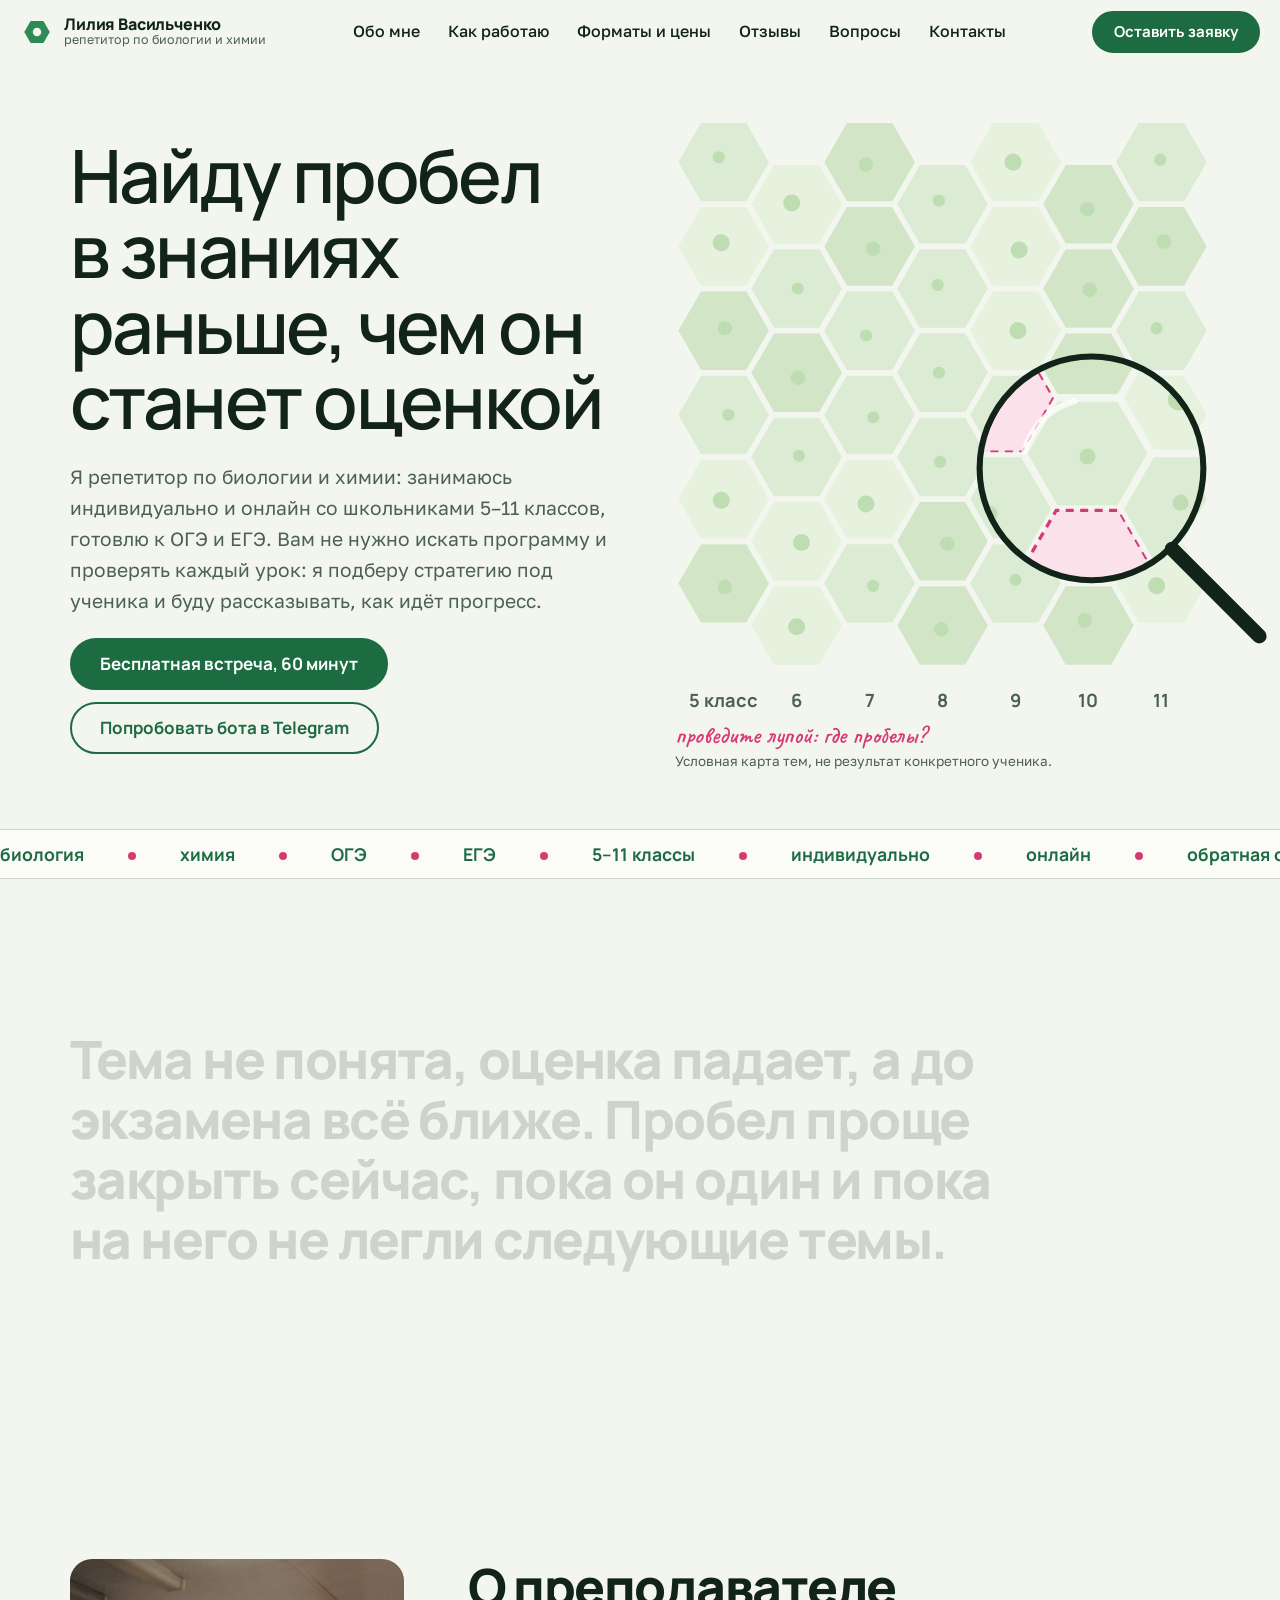
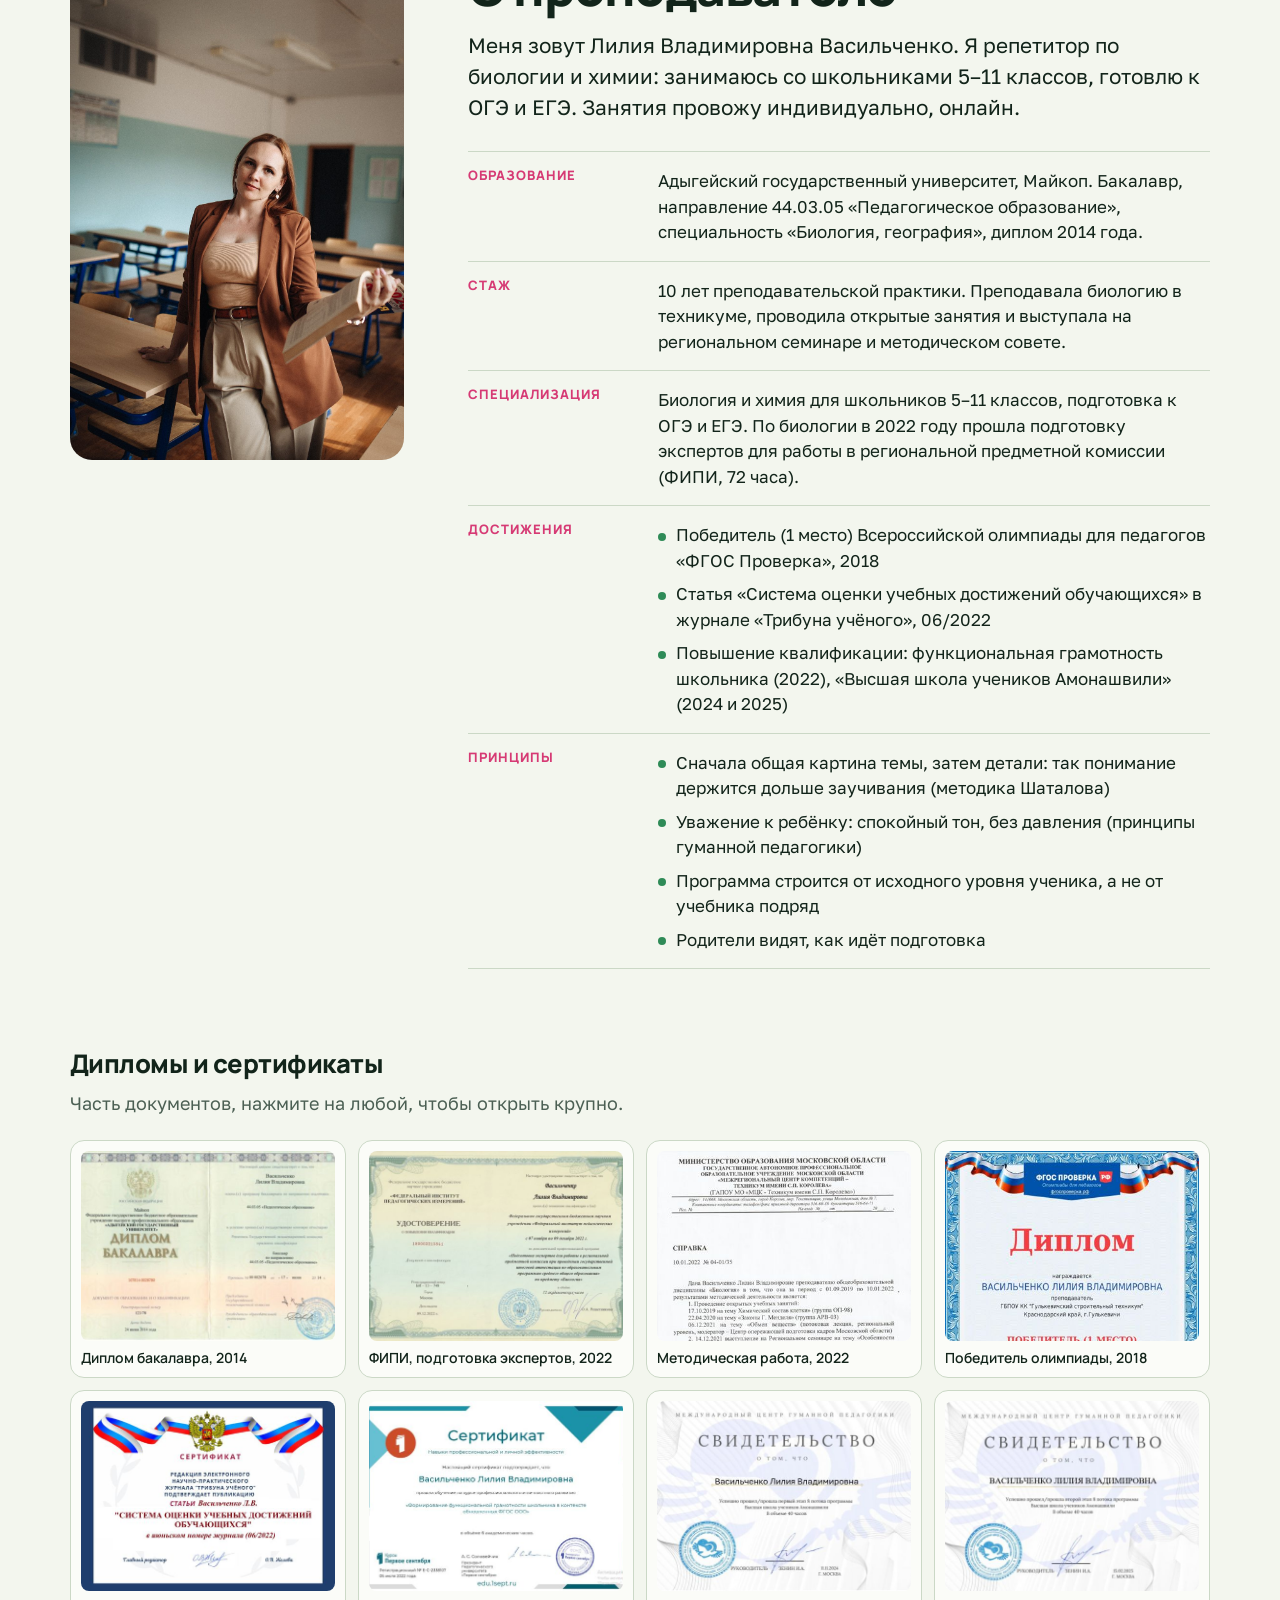
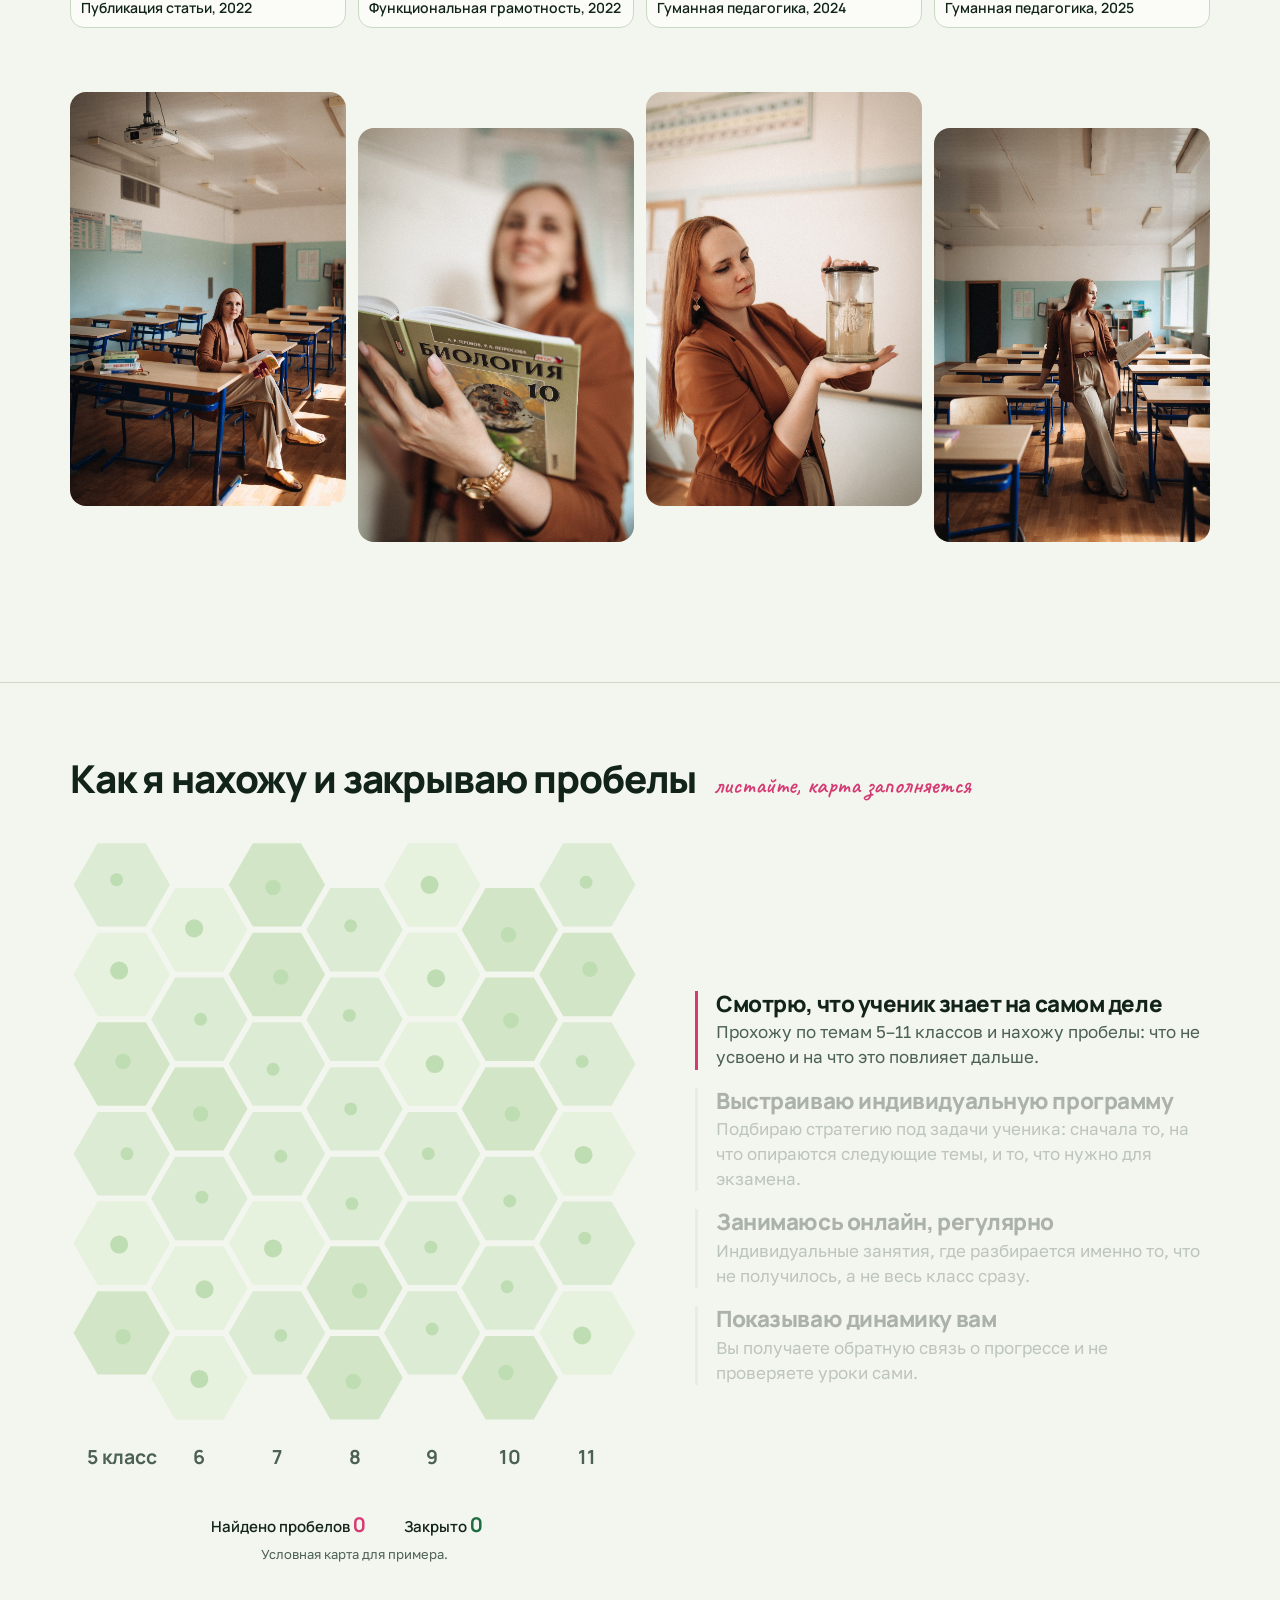
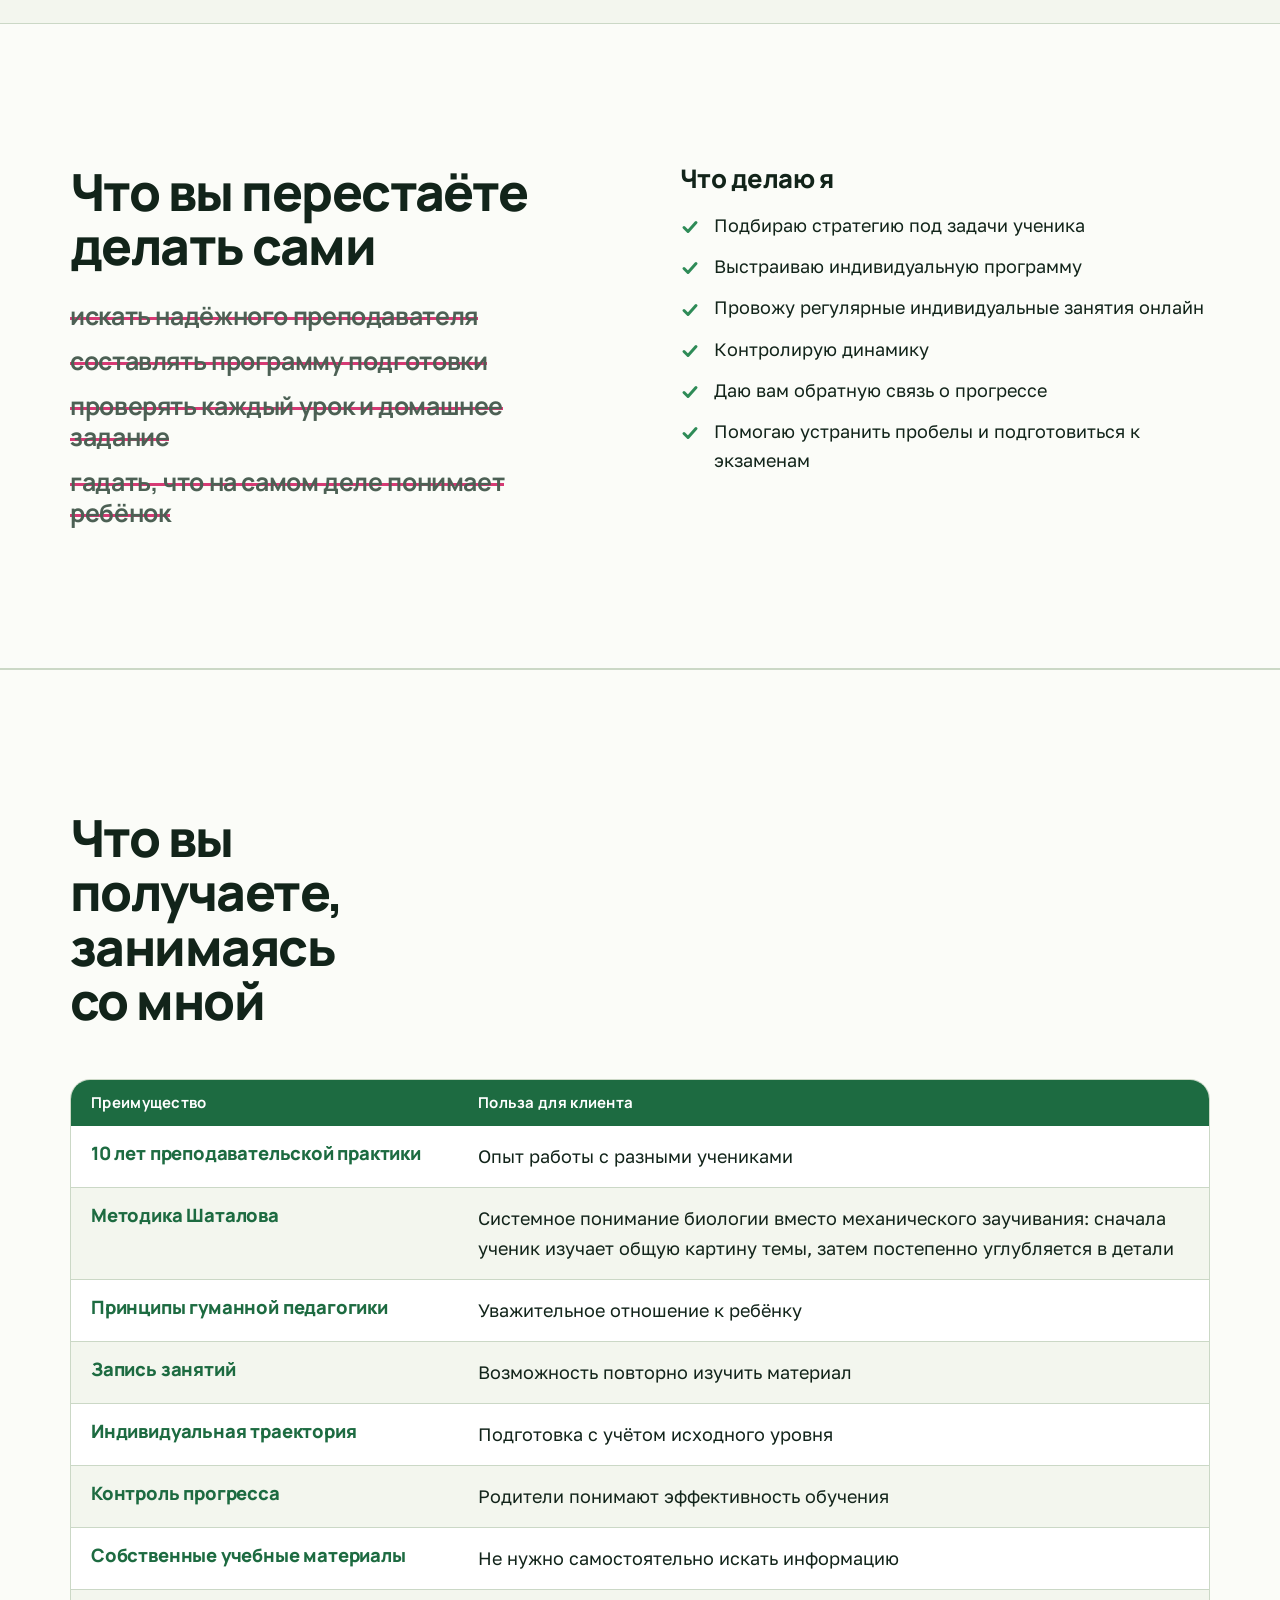
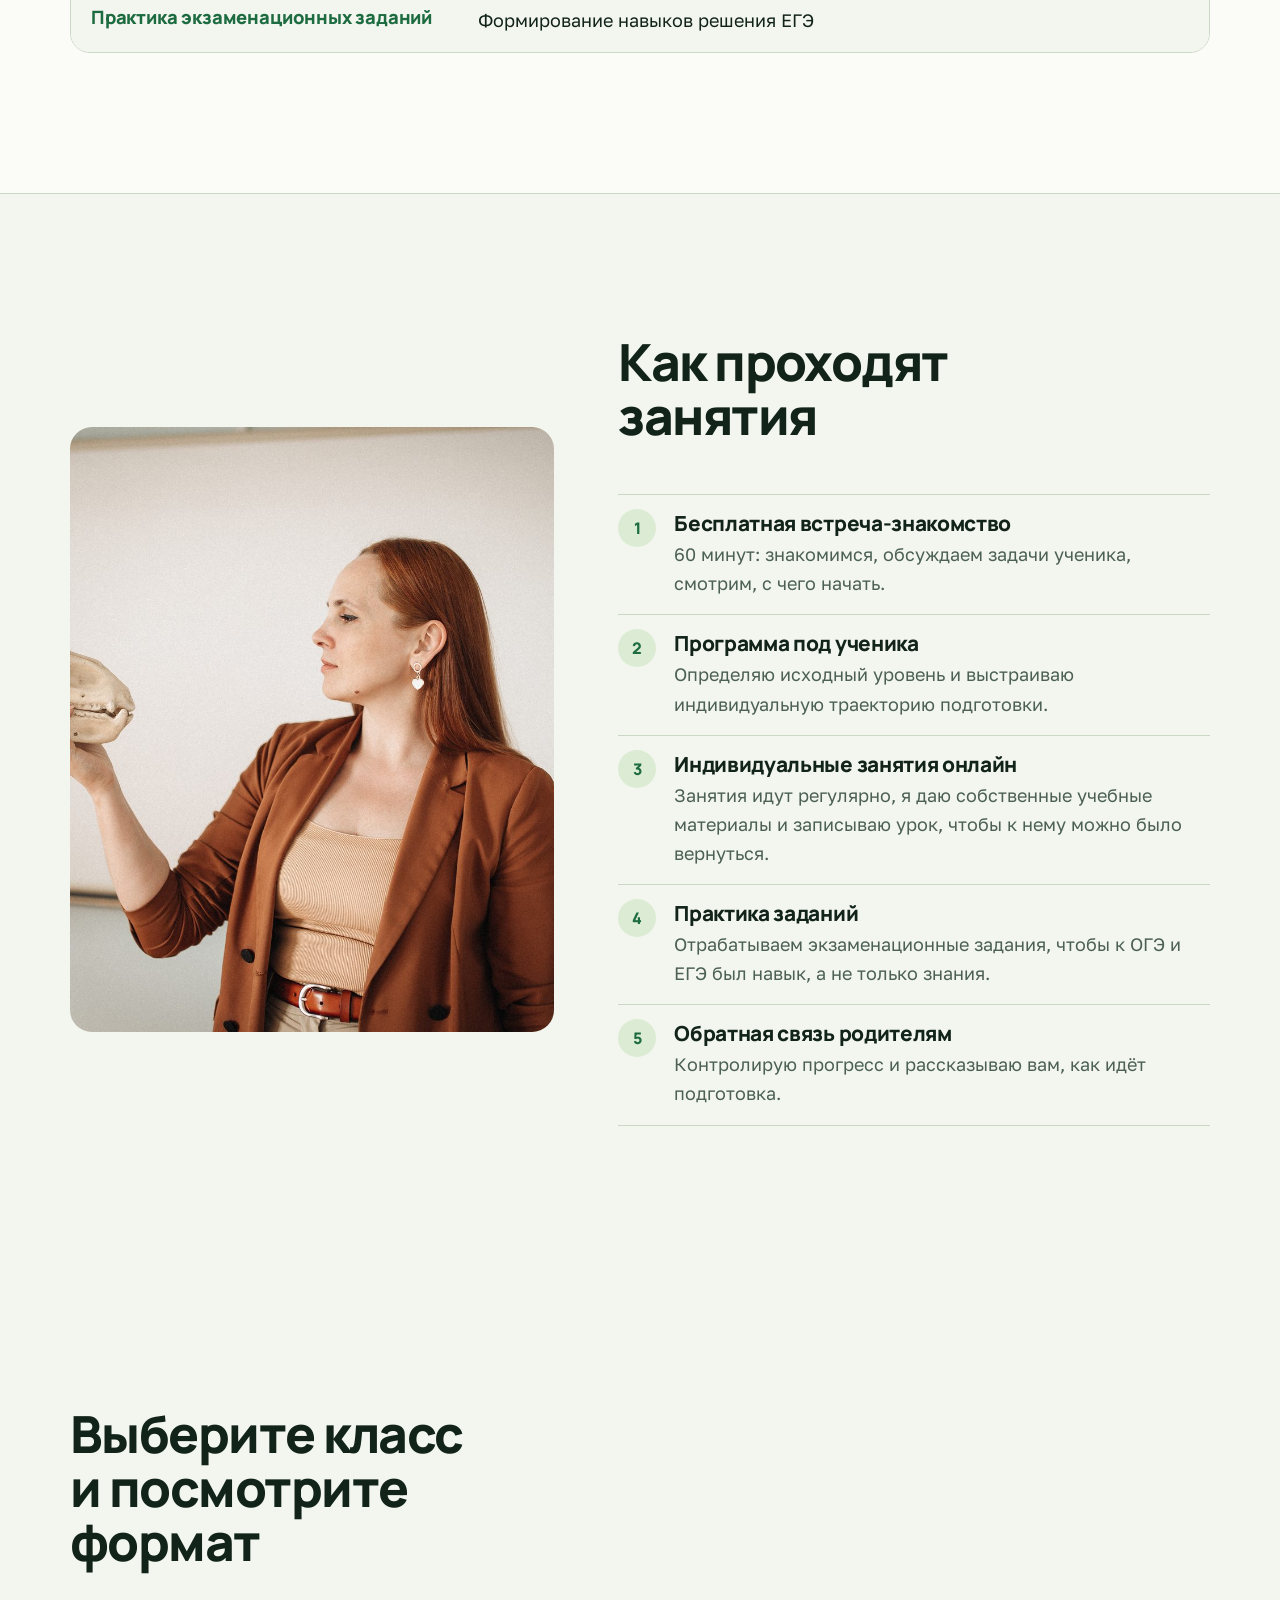
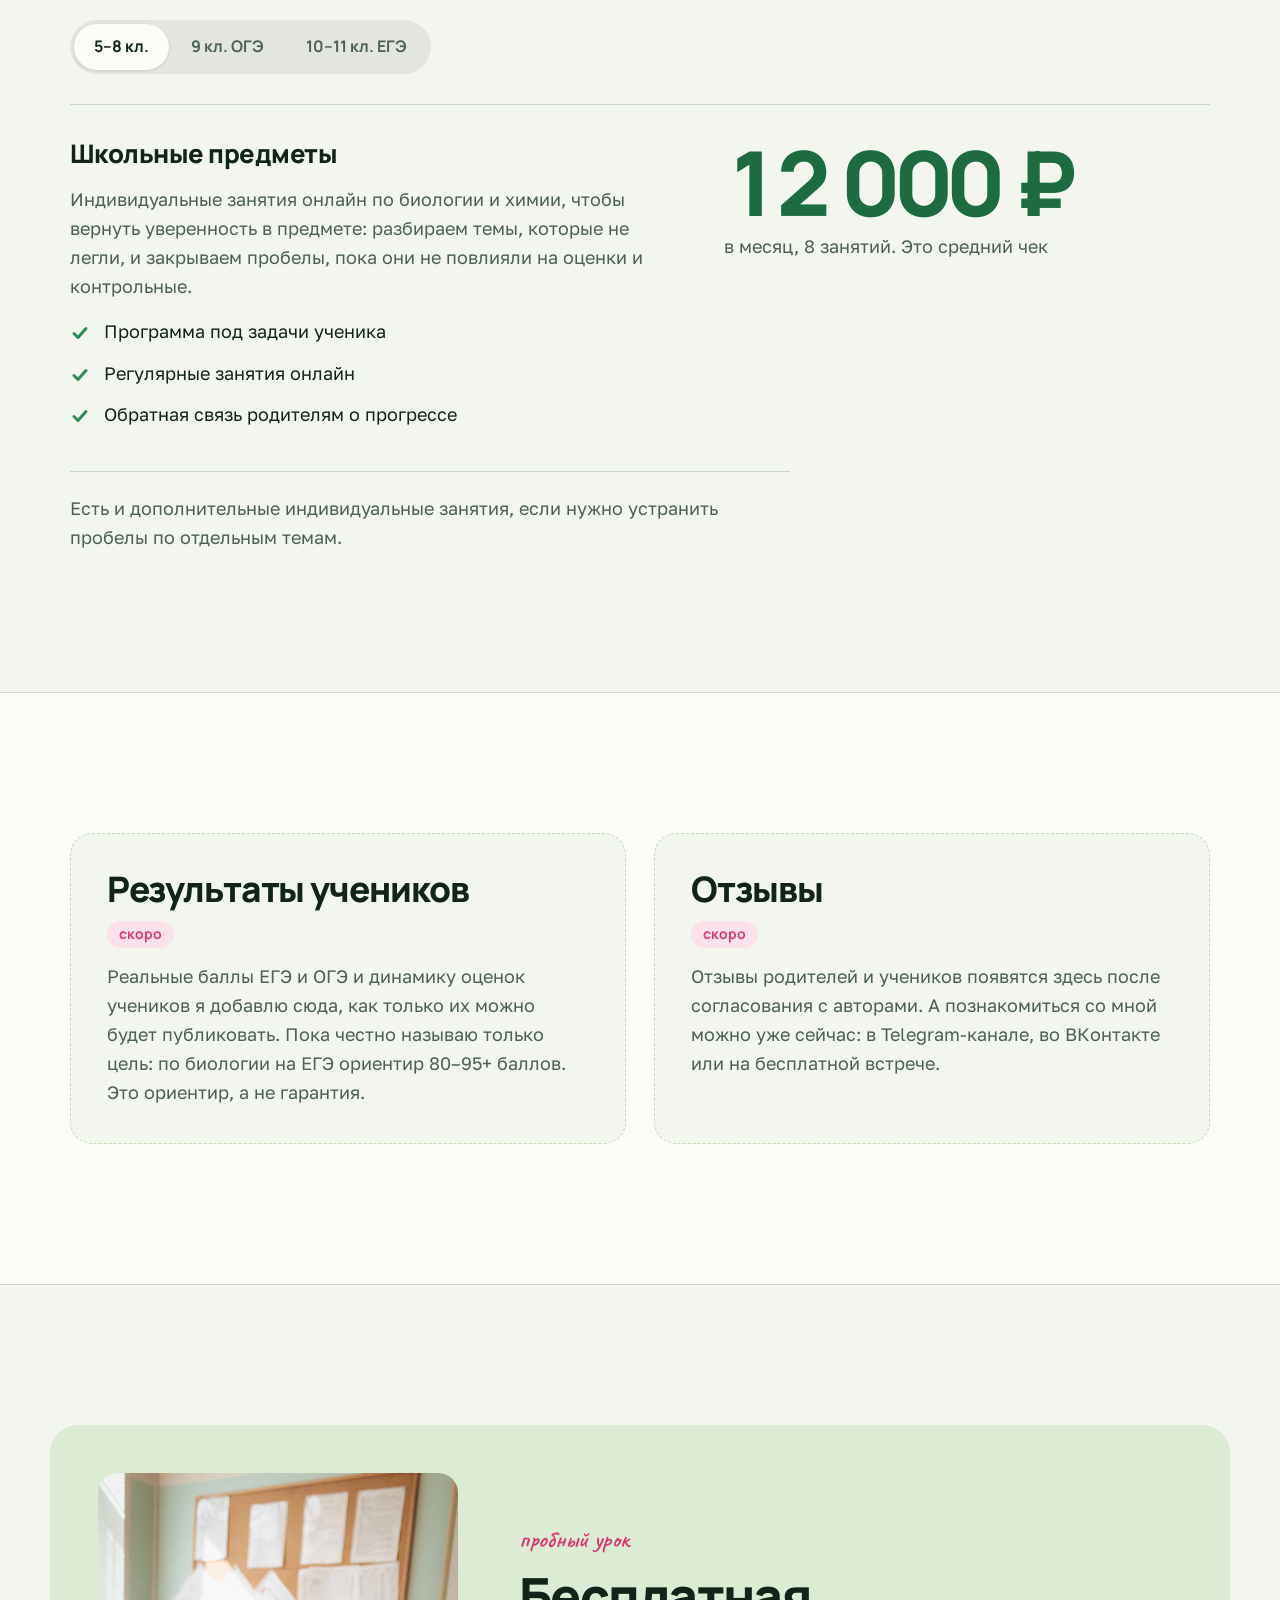
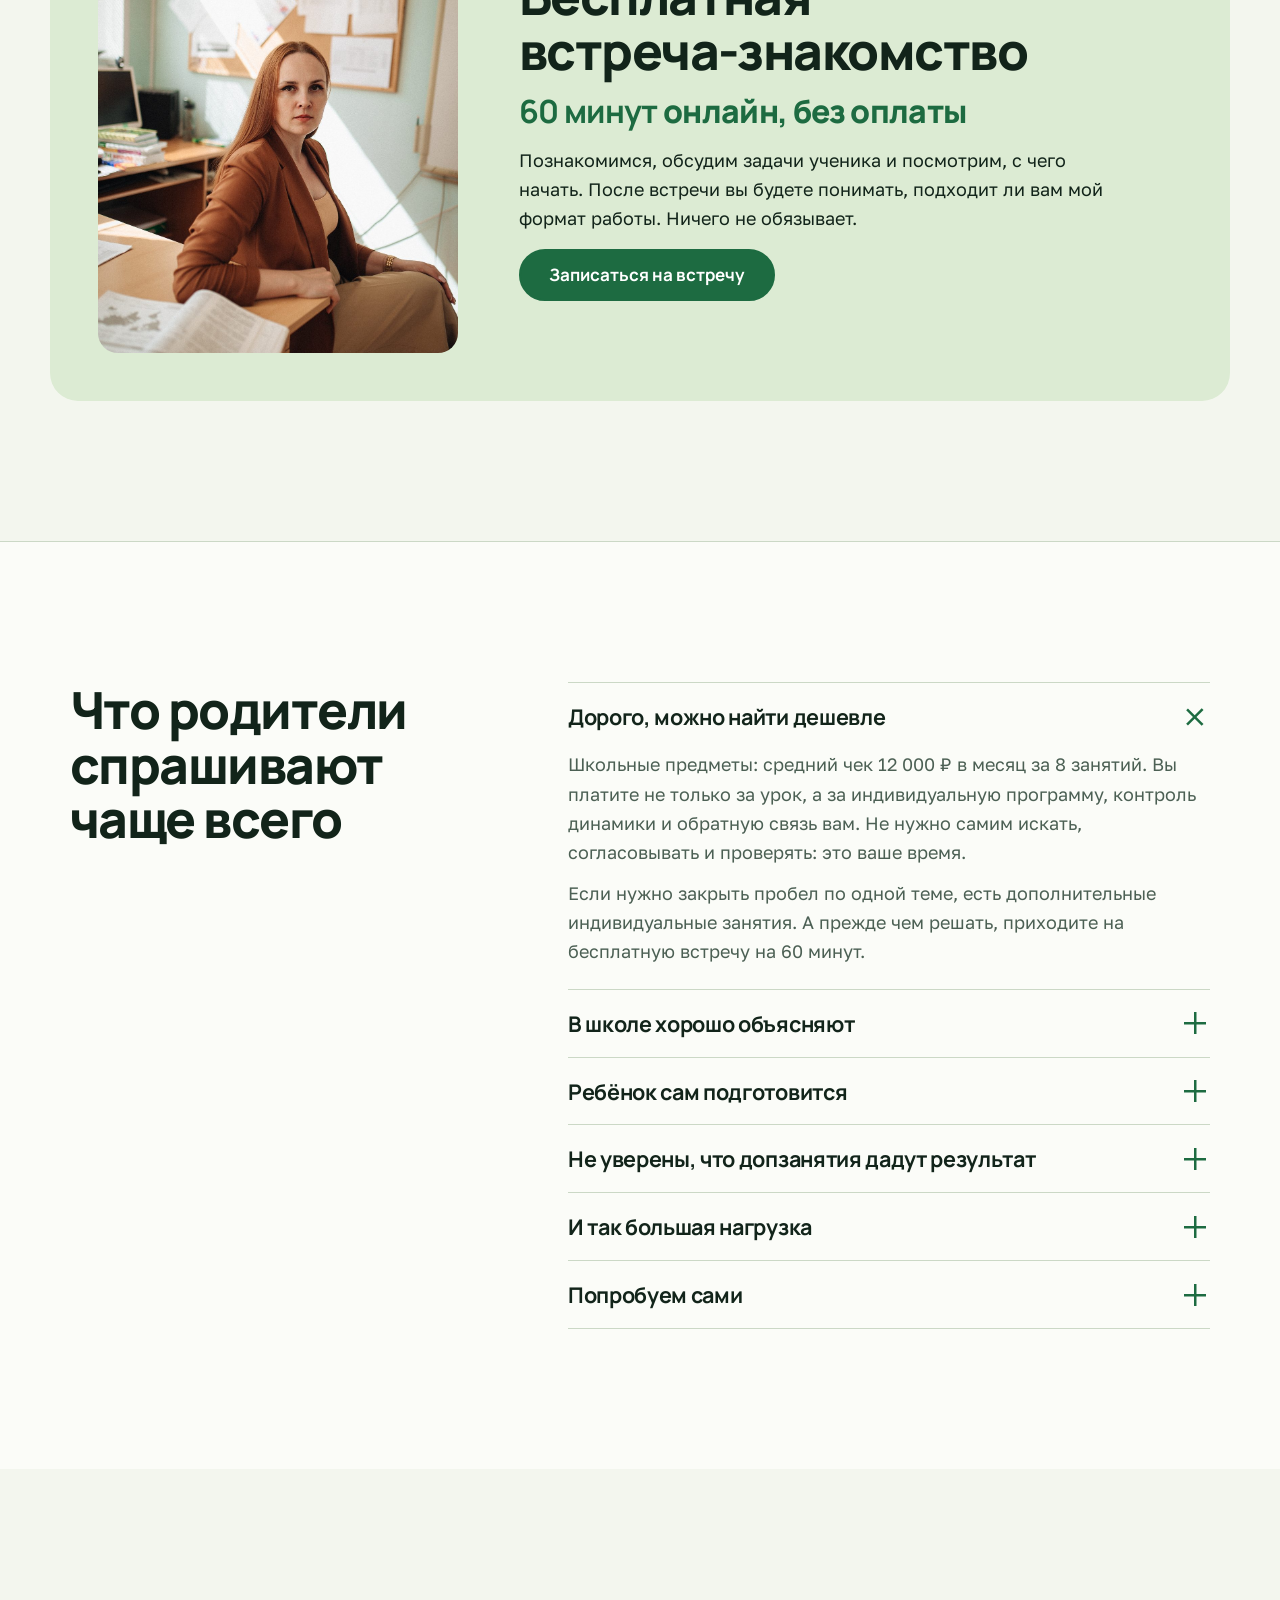
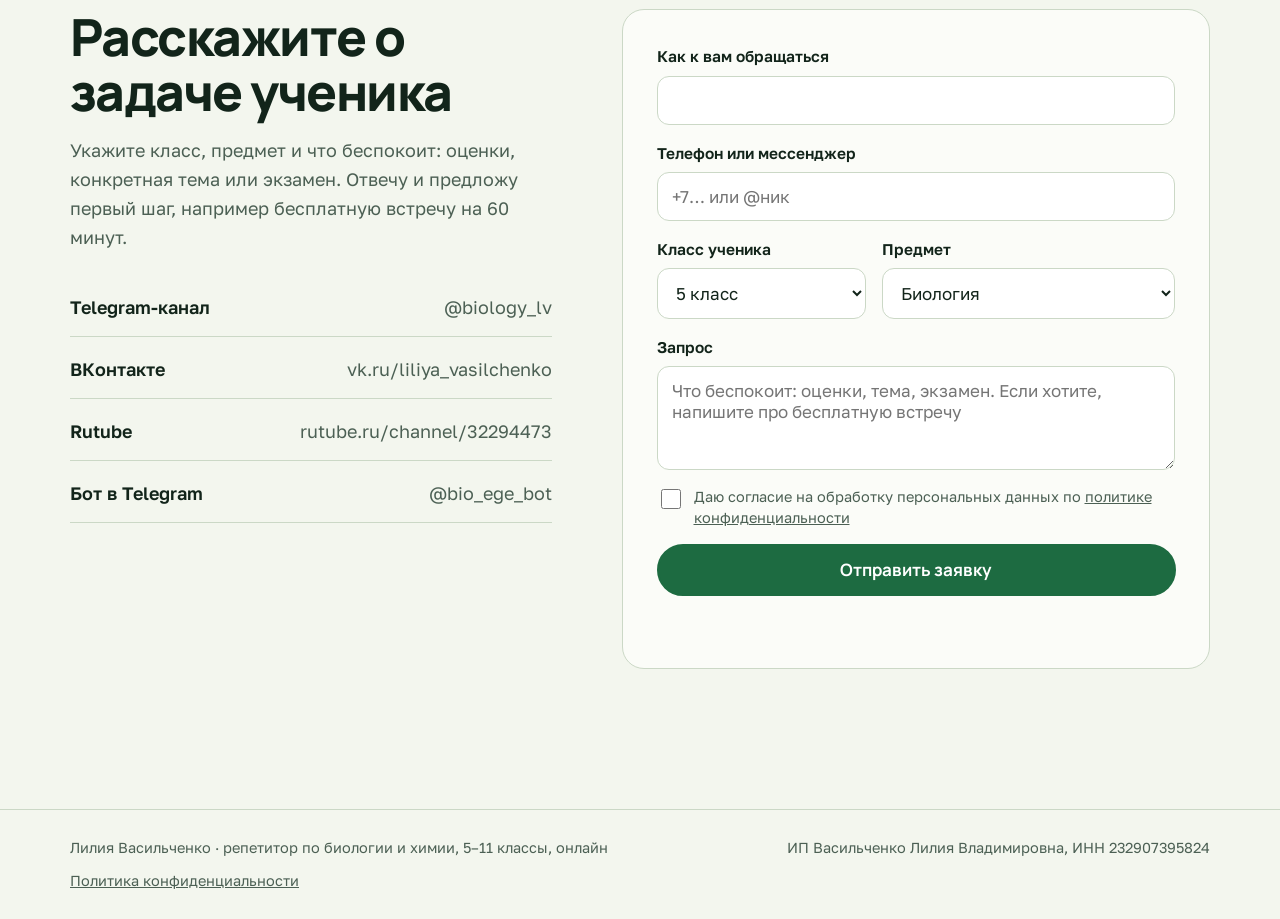
<file: index.html>
<!doctype html>
<html lang="ru">
<head>
<meta charset="utf-8">
<meta name="viewport" content="width=device-width, initial-scale=1">
<title>Лилия Васильченко: репетитор по биологии и химии, ОГЭ и ЕГЭ онлайн</title>
<meta name="description" content="Индивидуальные онлайн-занятия для школьников 5–11 классов: биология, химия, подготовка к ОГЭ и ЕГЭ. Нахожу пробелы в знаниях, выстраиваю программу и рассказываю родителям о прогрессе. Бесплатная встреча-знакомство 60 минут.">
<meta property="og:type" content="website">
<meta property="og:title" content="Найду пробел в знаниях раньше, чем он станет оценкой">
<meta property="og:description" content="Репетитор Лилия Васильченко: биология и химия, ОГЭ и ЕГЭ, индивидуально и онлайн, 5–11 классы. Бесплатная встреча-знакомство 60 минут.">
<meta property="og:image" content="https://murzzsite.github.io/liliya-vasilchenko/img/lv-teach.jpg">
<meta name="theme-color" content="#F3F6EE">
<link rel="icon" type="image/svg+xml" href="favicon.svg">
<link rel="preconnect" href="https://fonts.googleapis.com">
<link rel="preconnect" href="https://fonts.gstatic.com" crossorigin>
<link href="https://fonts.googleapis.com/css2?family=Manrope:wght@300..800&family=Golos+Text:wght@400..700&family=Caveat:wght@600&display=swap" rel="stylesheet">
<link rel="stylesheet" href="motion.css">
<link rel="stylesheet" href="styles.css">
<script src="motion.js" defer></script>
<script src="script.js" defer></script>
</head>
<body>
<a class="skip" href="#main">К содержимому</a>

<header class="bar" id="bar">
  <a class="logo" href="#top" aria-label="Лилия Васильченко, репетитор, наверх">
    <svg class="logo__mark" viewBox="0 0 64 64" aria-hidden="true"><polygon points="56,32 44,52.8 20,52.8 8,32 20,11.2 44,11.2" fill="#2E8B57"/><circle cx="32" cy="32" r="8" fill="#F3F6EE"/></svg>
    <span class="logo__t"><b>Лилия Васильченко</b><small>репетитор по биологии и химии</small></span>
  </a>
  <nav class="nav" aria-label="Разделы">
    <a href="#about" data-roll>Обо мне</a>
    <a href="#map" data-roll>Как работаю</a>
    <a href="#formats" data-roll>Форматы и цены</a>
    <a href="#reviews" data-roll>Отзывы</a>
    <a href="#faq" data-roll>Вопросы</a>
    <a href="#form" data-roll>Контакты</a>
  </nav>
  <a class="btn btn--sm" href="#form" data-magnetic><span class="xs-hide">Оставить заявку</span><span class="xs-only">Заявка</span></a>
</header>

<main id="main">
<section class="hero" id="top">
  <div class="wrap hero__grid">
    <div class="hero__txt">
      <h1 data-wave data-wave-min="560" data-wave-max="800" data-wave-radius="200">Найду пробел в знаниях раньше, чем он станет оценкой</h1>
      <p class="hero__sub">Я репетитор по биологии и химии: занимаюсь индивидуально и онлайн со школьниками 5–11 классов, готовлю к ОГЭ и ЕГЭ. Вам не нужно искать программу и проверять каждый урок: я подберу стратегию под ученика и буду рассказывать, как идёт прогресс.</p>
      <div class="hero__cta">
        <a class="btn" href="#trial" data-magnetic>Бесплатная встреча, 60 минут</a>
        <a class="btn btn--ghost" href="https://t.me/bio_ege_bot" target="_blank" rel="noopener" data-magnetic>Попробовать бота в Telegram</a>
      </div>
    </div>
    <figure class="lensbox" id="lensbox">
      <svg id="heroMap" role="img" aria-label="Карта школьной биологии с 5 по 11 класс: ячейки-темы. Линза-лупа находит среди них пробелы в знаниях и подсвечивает их розовым."></svg>
      <div class="lenstag" id="lensTag" aria-hidden="true"></div>
      <figcaption><span class="hand">проведите лупой: где пробелы?</span><small>Условная карта тем, не результат конкретного ученика.</small></figcaption>
    </figure>
  </div>
  <div class="ticker" aria-hidden="true"><div class="ticker__t"><span>биология</span><span>химия</span><span>ОГЭ</span><span>ЕГЭ</span><span>5–11 классы</span><span>индивидуально</span><span>онлайн</span><span>обратная связь родителям</span><span>биология</span><span>химия</span><span>ОГЭ</span><span>ЕГЭ</span><span>5–11 классы</span><span>индивидуально</span><span>онлайн</span><span>обратная связь родителям</span></div></div>
</section>

<section class="manifest" aria-label="Почему пробелы важно закрывать вовремя">
  <div class="wrap">
    <p class="manifest__p" id="manifest">Тема не понята, оценка падает, а до экзамена всё ближе. Пробел проще закрыть сейчас, пока он один и пока на него не легли следующие темы.</p>
  </div>
</section>

<section class="sec about" id="about" aria-labelledby="aboutH">
  <div class="wrap about__grid">
    <figure class="about__ph" data-reveal>
      <img src="img/lv-teach.jpg" width="1067" height="1600" alt="Лилия Васильченко, репетитор по биологии, в учебном кабинете с листом в руке" loading="lazy" decoding="async">
    </figure>
    <div class="about__txt">
      <div data-reveal>
        <h2 id="aboutH">О преподавателе</h2>
        <p class="about__lead">Меня зовут Лилия Владимировна Васильченко. Я репетитор по биологии и химии: занимаюсь со школьниками 5–11 классов, готовлю к ОГЭ и ЕГЭ. Занятия провожу индивидуально, онлайн.</p>
      </div>
      <dl class="facts" data-stagger>
        <div><dt>Образование</dt><dd>Адыгейский государственный университет, Майкоп. Бакалавр, направление 44.03.05 «Педагогическое образование», специальность «Биология, география», диплом 2014 года.</dd></div>
        <div><dt>Стаж</dt><dd>10 лет преподавательской практики. Преподавала биологию в техникуме, проводила открытые занятия и выступала на региональном семинаре и методическом совете.</dd></div>
        <div><dt>Специализация</dt><dd>Биология и химия для школьников 5–11 классов, подготовка к ОГЭ и ЕГЭ. По биологии в 2022 году прошла подготовку экспертов для работы в региональной предметной комиссии (ФИПИ, 72 часа).</dd></div>
        <div><dt>Достижения</dt><dd>
          <ul class="mini">
            <li>Победитель (1 место) Всероссийской олимпиады для педагогов «ФГОС Проверка», 2018</li>
            <li>Статья «Система оценки учебных достижений обучающихся» в журнале «Трибуна учёного», 06/2022</li>
            <li>Повышение квалификации: функциональная грамотность школьника (2022), «Высшая школа учеников Амонашвили» (2024 и 2025)</li>
          </ul>
        </dd></div>
        <div><dt>Принципы</dt><dd>
          <ul class="mini">
            <li>Сначала общая картина темы, затем детали: так понимание держится дольше заучивания (методика Шаталова)</li>
            <li>Уважение к ребёнку: спокойный тон, без давления (принципы гуманной педагогики)</li>
            <li>Программа строится от исходного уровня ученика, а не от учебника подряд</li>
            <li>Родители видят, как идёт подготовка</li>
          </ul>
        </dd></div>
      </dl>
    </div>
  </div>
  <div class="wrap docs" data-reveal>
    <h3>Дипломы и сертификаты</h3>
    <p class="docs__lead">Часть документов, нажмите на любой, чтобы открыть крупно.</p>
    <ul class="docs__grid" id="docs">
      <li><button type="button" data-full="img/doc-diplom.jpg" data-cap="Диплом бакалавра, Адыгейский государственный университет, 2014"><img src="img/doc-diplom-s.jpg" width="560" height="394" alt="Диплом бакалавра, 2014" loading="lazy" decoding="async"><span>Диплом бакалавра, 2014</span></button></li>
      <li><button type="button" data-full="img/doc-fipi.jpg" data-cap="Удостоверение ФИПИ: подготовка экспертов по биологии, 2022"><img src="img/doc-fipi-s.jpg" width="560" height="396" alt="Удостоверение ФИПИ, 2022" loading="lazy" decoding="async"><span>ФИПИ, подготовка экспертов, 2022</span></button></li>
      <li><button type="button" data-full="img/doc-spravka.jpg" data-cap="Справка о методической деятельности, 2022"><img src="img/doc-spravka-s.jpg" width="395" height="560" alt="Справка о методической деятельности, 2022" loading="lazy" decoding="async"><span>Методическая работа, 2022</span></button></li>
      <li><button type="button" data-full="img/doc-olimpiada.jpg" data-cap="Диплом победителя олимпиады «ФГОС Проверка», 2018"><img src="img/doc-olimpiada-s.jpg" width="396" height="560" alt="Диплом победителя олимпиады, 2018" loading="lazy" decoding="async"><span>Победитель олимпиады, 2018</span></button></li>
      <li><button type="button" data-full="img/doc-statya.jpg" data-cap="Сертификат о публикации статьи в журнале «Трибуна учёного», 2022"><img src="img/doc-statya-s.jpg" width="560" height="397" alt="Сертификат о публикации статьи, 2022" loading="lazy" decoding="async"><span>Публикация статьи, 2022</span></button></li>
      <li><button type="button" data-full="img/doc-funkgram.jpg" data-cap="Сертификат «Первого сентября»: функциональная грамотность школьника, 2022"><img src="img/doc-funkgram-s.jpg" width="560" height="387" alt="Сертификат о курсе по функциональной грамотности, 2022" loading="lazy" decoding="async"><span>Функциональная грамотность, 2022</span></button></li>
      <li><button type="button" data-full="img/doc-gumane.jpg" data-cap="Свидетельство: Высшая школа учеников Амонашвили, первый этап, 2024"><img src="img/doc-gumane-s.jpg" width="560" height="399" alt="Свидетельство о гуманной педагогике, 2024" loading="lazy" decoding="async"><span>Гуманная педагогика, 2024</span></button></li>
      <li><button type="button" data-full="img/doc-amonashvili.jpg" data-cap="Свидетельство: Высшая школа учеников Амонашвили, второй этап, 2025"><img src="img/doc-amonashvili-s.jpg" width="560" height="392" alt="Свидетельство о гуманной педагогике, 2025" loading="lazy" decoding="async"><span>Гуманная педагогика, 2025</span></button></li>
    </ul>
  </div>
  <div class="wrap strip" data-reveal>
    <img src="img/lv-class.jpg" width="1067" height="1600" alt="Лилия Васильченко за партой в классе с учебником" loading="lazy" decoding="async">
    <img src="img/lv-book.jpg" width="1067" height="1600" alt="Учебник «Биология» для 10 класса в руках преподавателя" loading="lazy" decoding="async">
    <img src="img/lv-flask.jpg" width="1067" height="1600" alt="Лилия Васильченко держит колбу с биологическим препаратом" loading="lazy" decoding="async">
    <img src="img/lv-walk.jpg" width="1067" height="1600" alt="Лилия Васильченко идёт по классу с учебником" loading="lazy" decoding="async">
  </div>
</section>

<section class="scene" id="map" aria-labelledby="sceneH">
  <div class="scene__pin">
    <div class="wrap scene__in">
      <div class="scene__head">
        <h2 id="sceneH">Как я нахожу и закрываю пробелы</h2>
        <p class="hand">листайте, карта заполняется</p>
      </div>
      <div class="scene__map">
        <svg id="sceneMap" role="img" aria-label="Карта тем 5–11 классов. Сначала лупа находит пробелы, затем они нумеруются в программе, затем закрываются один за другим."></svg>
        <div class="count" aria-live="off">
          <span>Найдено пробелов <b id="nFound">0</b></span>
          <span>Закрыто <b id="nFixed">0</b></span>
        </div>
        <small class="scene__note">Условная карта для примера.</small>
      </div>
      <ol class="steps" id="steps">
        <li class="on"><b>Смотрю, что ученик знает на самом деле</b><small>Прохожу по темам 5–11 классов и нахожу пробелы: что не усвоено и на что это повлияет дальше.</small></li>
        <li><b>Выстраиваю индивидуальную программу</b><small>Подбираю стратегию под задачи ученика: сначала то, на что опираются следующие темы, и то, что нужно для экзамена.</small></li>
        <li><b>Занимаюсь онлайн, регулярно</b><small>Индивидуальные занятия, где разбирается именно то, что не получилось, а не весь класс сразу.</small></li>
        <li><b>Показываю динамику вам</b><small>Вы получаете обратную связь о прогрессе и не проверяете уроки сами.</small></li>
      </ol>
    </div>
  </div>
</section>

<section class="sec shift" id="shift">
  <div class="wrap shift__grid">
    <div data-reveal>
      <h2>Что вы перестаёте делать сами</h2>
      <ul class="crossed" id="crossed">
        <li><span>искать надёжного преподавателя</span></li>
        <li><span>составлять программу подготовки</span></li>
        <li><span>проверять каждый урок и домашнее задание</span></li>
        <li><span>гадать, что на самом деле понимает ребёнок</span></li>
      </ul>
    </div>
    <div class="instead" data-reveal>
      <h3>Что делаю я</h3>
      <ul class="ticks" data-stagger>
        <li>Подбираю стратегию под задачи ученика</li>
        <li>Выстраиваю индивидуальную программу</li>
        <li>Провожу регулярные индивидуальные занятия онлайн</li>
        <li>Контролирую динамику</li>
        <li>Даю вам обратную связь о прогрессе</li>
        <li>Помогаю устранить пробелы и подготовиться к экзаменам</li>
      </ul>
    </div>
  </div>
</section>

<section class="sec adv" id="adv" aria-labelledby="advH">
  <div class="wrap">
    <div class="sec__head" data-reveal>
      <h2 id="advH">Что вы получаете, занимаясь со мной</h2>
    </div>
    <div class="tbl" data-reveal>
      <table>
        <caption class="sr">Преимущества и польза для клиента</caption>
        <thead><tr><th scope="col">Преимущество</th><th scope="col">Польза для клиента</th></tr></thead>
        <tbody>
          <tr><th scope="row">10 лет преподавательской практики</th><td>Опыт работы с разными учениками</td></tr>
          <tr><th scope="row">Методика Шаталова</th><td>Системное понимание биологии вместо механического заучивания: сначала ученик изучает общую картину темы, затем постепенно углубляется в детали</td></tr>
          <tr><th scope="row">Принципы гуманной педагогики</th><td>Уважительное отношение к ребёнку</td></tr>
          <tr><th scope="row">Запись занятий</th><td>Возможность повторно изучить материал</td></tr>
          <tr><th scope="row">Индивидуальная траектория</th><td>Подготовка с учётом исходного уровня</td></tr>
          <tr><th scope="row">Контроль прогресса</th><td>Родители понимают эффективность обучения</td></tr>
          <tr><th scope="row">Собственные учебные материалы</th><td>Не нужно самостоятельно искать информацию</td></tr>
          <tr><th scope="row">Практика экзаменационных заданий</th><td>Формирование навыков решения ЕГЭ</td></tr>
        </tbody>
      </table>
    </div>
  </div>
</section>

<section class="sec lessons" id="lessons" aria-labelledby="lessH">
  <div class="wrap lessons__grid">
    <figure class="lessons__ph" data-reveal>
      <img src="img/lv-skull-wide.jpg" width="1600" height="1067" alt="Лилия Васильченко рассматривает череп на уроке биологии" loading="lazy" decoding="async">
    </figure>
    <div>
      <div class="sec__head" data-reveal>
        <h2 id="lessH">Как проходят занятия</h2>
      </div>
      <ol class="flow" data-stagger>
        <li><b>Бесплатная встреча-знакомство</b><span>60 минут: знакомимся, обсуждаем задачи ученика, смотрим, с чего начать.</span></li>
        <li><b>Программа под ученика</b><span>Определяю исходный уровень и выстраиваю индивидуальную траекторию подготовки.</span></li>
        <li><b>Индивидуальные занятия онлайн</b><span>Занятия идут регулярно, я даю собственные учебные материалы и записываю урок, чтобы к нему можно было вернуться.</span></li>
        <li><b>Практика заданий</b><span>Отрабатываем экзаменационные задания, чтобы к ОГЭ и ЕГЭ был навык, а не только знания.</span></li>
        <li><b>Обратная связь родителям</b><span>Контролирую прогресс и рассказываю вам, как идёт подготовка.</span></li>
      </ol>
    </div>
  </div>
</section>

<section class="sec formats" id="formats">
  <div class="wrap">
    <div class="sec__head" data-reveal>
      <h2>Выберите класс и посмотрите формат</h2>
    </div>
    <div class="tabs" data-pill role="tablist" aria-label="Класс ученика">
      <button type="button" data-pill-item role="tab" id="tab-a" aria-controls="pan-a" aria-selected="true">5–8 кл.</button>
      <button type="button" data-pill-item role="tab" id="tab-b" aria-controls="pan-b" aria-selected="false">9 кл. ОГЭ</button>
      <button type="button" data-pill-item role="tab" id="tab-c" aria-controls="pan-c" aria-selected="false">10–11 кл. ЕГЭ</button>
    </div>
    <div class="panels" id="panels">
      <div class="panel on" id="pan-a" role="tabpanel" aria-labelledby="tab-a">
        <div class="panel__l">
          <h3>Школьные предметы</h3>
          <p>Индивидуальные занятия онлайн по биологии и химии, чтобы вернуть уверенность в предмете: разбираем темы, которые не легли, и закрываем пробелы, пока они не повлияли на оценки и контрольные.</p>
          <ul class="ticks">
            <li>Программа под задачи ученика</li>
            <li>Регулярные занятия онлайн</li>
            <li>Обратная связь родителям о прогрессе</li>
          </ul>
        </div>
        <div class="panel__r">
          <div class="price"><b>12 000 ₽</b><span>в месяц, 8 занятий. Это средний чек</span></div>
        </div>
      </div>
      <div class="panel" id="pan-b" role="tabpanel" aria-labelledby="tab-b" hidden>
        <div class="panel__l">
          <h3>Подготовка к ОГЭ</h3>
          <p>Системная подготовка: что повторить, в каком порядке и как отрабатывать задания. Вы получаете понятный план и обратную связь, а не тревогу за месяц до экзамена.</p>
          <ul class="ticks">
            <li>Абонемент на подготовку</li>
            <li>Устранение пробелов по темам</li>
            <li>Занятия по школьным предметам идут отдельно: средний чек 12 000 ₽ в месяц, 8 занятий</li>
          </ul>
        </div>
        <div class="panel__r">
          <div class="price price--txt"><b>Зависит от предмета и количества занятий</b><span>Напишите, какой предмет и сколько времени до экзамена: отвечу по стоимости</span></div>
        </div>
      </div>
      <div class="panel" id="pan-c" role="tabpanel" aria-labelledby="tab-c" hidden>
        <div class="panel__l">
          <h3>Подготовка к ЕГЭ</h3>
          <p>Абонемент на подготовку и индивидуальная программа под целевой балл. По биологии ориентир, к которому я выстраиваю работу, 80–95+ баллов. Это цель, а не гарантия результата.</p>
          <ul class="ticks">
            <li>Абонемент на подготовку</li>
            <li>Устранение пробелов по темам</li>
            <li>Занятия по школьным предметам идут отдельно: средний чек 12 000 ₽ в месяц, 8 занятий</li>
          </ul>
        </div>
        <div class="panel__r">
          <div class="price price--txt"><b>Зависит от предмета и количества занятий</b><span>Напишите, какой предмет и сколько времени до экзамена: отвечу по стоимости</span></div>
        </div>
      </div>
    </div>
    <p class="formats__note" data-reveal>Есть и дополнительные индивидуальные занятия, если нужно устранить пробелы по отдельным темам.</p>
  </div>
</section>

<section class="sec proof" id="results" aria-labelledby="resH">
  <div class="wrap proof__grid">
    <div class="card" data-reveal>
      <h2 id="resH">Результаты учеников</h2>
      <p class="card__soon">скоро</p>
      <p>Реальные баллы ЕГЭ и ОГЭ и динамику оценок учеников я добавлю сюда, как только их можно будет публиковать. Пока честно называю только цель: по биологии на ЕГЭ ориентир 80–95+ баллов. Это ориентир, а не гарантия.</p>
    </div>
    <div class="card" id="reviews" data-reveal>
      <h2>Отзывы</h2>
      <p class="card__soon">скоро</p>
      <p>Отзывы родителей и учеников появятся здесь после согласования с авторами. А познакомиться со мной можно уже сейчас: в Telegram-канале, во ВКонтакте или на бесплатной встрече.</p>
    </div>
  </div>
</section>

<section class="sec trial" id="trial" aria-labelledby="trialH">
  <div class="wrap trial__box" data-reveal>
    <figure class="trial__ph"><img src="img/lv-desk.jpg" width="1067" height="1600" alt="Лилия Васильченко за рабочим столом в кабинете" loading="lazy" decoding="async"></figure>
    <div class="trial__txt">
      <p class="hand">пробный урок</p>
      <h2 id="trialH">Бесплатная встреча-знакомство</h2>
      <p class="trial__big"><b>60 минут</b> онлайн, без оплаты</p>
      <p>Познакомимся, обсудим задачи ученика и посмотрим, с чего начать. После встречи вы будете понимать, подходит ли вам мой формат работы. Ничего не обязывает.</p>
      <a class="btn" href="#form" data-magnetic>Записаться на встречу</a>
    </div>
  </div>
</section>

<section class="sec faq" id="faq">
  <div class="wrap faq__grid">
    <div class="sec__head" data-reveal>
      <h2>Что родители спрашивают чаще всего</h2>
    </div>
    <div class="faq__list" data-stagger>
      <details open>
        <summary>Дорого, можно найти дешевле</summary>
        <div class="faq__body"><p>Школьные предметы: средний чек 12 000 ₽ в месяц за 8 занятий. Вы платите не только за урок, а за индивидуальную программу, контроль динамики и обратную связь вам. Не нужно самим искать, согласовывать и проверять: это ваше время.</p><p>Если нужно закрыть пробел по одной теме, есть дополнительные индивидуальные занятия. А прежде чем решать, приходите на бесплатную встречу на 60 минут.</p></div>
      </details>
      <details>
        <summary>В школе хорошо объясняют</summary>
        <div class="faq__body"><p>Хорошо, когда так. Но в классе у учителя нет возможности вернуться к тому, что осталось непонятным у одного ученика, а пробел заметен, когда следующая тема на него опирается. Индивидуальные занятия идут по тому, что нужно именно вашему ребёнку, и дополняют школу, а не заменяют её.</p></div>
      </details>
      <details>
        <summary>Ребёнок сам подготовится</summary>
        <div class="faq__body"><p>Многие справляются сами. Но к ОГЭ и ЕГЭ трудно со стороны увидеть, какие темы провалены, и выстроить порядок повторения. Я беру на себя программу и регулярность, самостоятельная работа остаётся, но с понятным планом.</p></div>
      </details>
      <details>
        <summary>Не уверены, что допзанятия дадут результат</summary>
        <div class="faq__body"><p>Гарантировать баллы честно нельзя, и я их не обещаю. Для ЕГЭ по биологии ориентир, к которому иду, 80–95+ баллов. А по ходу работы вы видите динамику: я контролирую её и сообщаю вам, как идёт прогресс. Сомневаетесь, начните с бесплатной встречи.</p></div>
      </details>
      <details>
        <summary>И так большая нагрузка</summary>
        <div class="faq__body"><p>Занятия индивидуальные и онлайн: никуда ехать не нужно. Программа строится под задачи ученика, без лишнего: разбираю то, что действительно нужно для оценок и экзамена.</p></div>
      </details>
      <details>
        <summary>Попробуем сами</summary>
        <div class="faq__body"><p>Это можно. Если замечаете, что темы не усваиваются, оценки падают или вы вечерами проверяете домашние задания, напишите: обсудим задачи ученика, и я скажу, нужны ли занятия.</p></div>
      </details>
    </div>
  </div>
</section>

<section class="sec form" id="form">
  <div class="wrap form__box">
    <div data-reveal>
      <h2>Расскажите о задаче ученика</h2>
      <p class="form__lead">Укажите класс, предмет и что беспокоит: оценки, конкретная тема или экзамен. Отвечу и предложу первый шаг, например бесплатную встречу на 60 минут.</p>
      <ul class="links">
        <li><a href="https://t.me/biology_lv" target="_blank" rel="noopener">Telegram-канал <span>@biology_lv</span></a></li>
        <li><a href="https://vk.ru/liliya_vasilchenko" target="_blank" rel="noopener">ВКонтакте <span>vk.ru/liliya_vasilchenko</span></a></li>
        <li><a href="https://rutube.ru/channel/32294473" target="_blank" rel="noopener">Rutube <span>rutube.ru/channel/32294473</span></a></li>
        <li><a href="https://t.me/bio_ege_bot" target="_blank" rel="noopener">Бот в Telegram <span>@bio_ege_bot</span></a></li>
      </ul>
    </div>
    <form class="fm" id="leadForm" novalidate data-reveal>
      <label>Как к вам обращаться<input type="text" name="name" autocomplete="name" required></label>
      <label>Телефон или мессенджер<input type="text" name="contact" autocomplete="tel" required placeholder="+7… или @ник"></label>
      <div class="fm__row">
        <label>Класс ученика
          <select name="grade">
            <option>5 класс</option><option>6 класс</option><option>7 класс</option><option>8 класс</option>
            <option>9 класс</option><option>10 класс</option><option>11 класс</option>
          </select>
        </label>
        <label>Предмет
          <select name="subject" id="subject">
            <option>Биология</option>
            <option>Биология: подготовка к ОГЭ</option>
            <option>Биология: подготовка к ЕГЭ</option>
            <option>Химия</option>
            <option>Другой школьный предмет</option>
            <option>Пока не знаю</option>
          </select>
        </label>
      </div>
      <label>Запрос<textarea name="comment" placeholder="Что беспокоит: оценки, тема, экзамен. Если хотите, напишите про бесплатную встречу"></textarea></label>
      <input class="hp" type="text" name="_gotcha" tabindex="-1" autocomplete="off" aria-hidden="true">
      <label class="agree"><input type="checkbox" name="consent" id="consent"><span>Даю согласие на обработку персональных данных по <a href="privacy.html" target="_blank" rel="noopener">политике конфиденциальности</a></span></label>
      <button class="btn" type="submit" data-magnetic>Отправить заявку</button>
      <p class="fm__msg" id="msg" role="status" aria-live="polite"></p>
    </form>
  </div>
</section>
</main>

<footer>
  <div class="wrap">
    <span>Лилия Васильченко · репетитор по биологии и химии, 5–11 классы, онлайн</span>
    <span>ИП Васильченко Лилия Владимировна, ИНН 232907395824</span>
    <span><a href="privacy.html">Политика конфиденциальности</a></span>
  </div>
</footer>

<dialog class="lb" id="lb" aria-label="Документ крупно">
  <form method="dialog"><button class="lb__x" aria-label="Закрыть">Закрыть</button></form>
  <img id="lbImg" alt="">
  <p id="lbCap"></p>
</dialog>
</body>
</html>
</file>
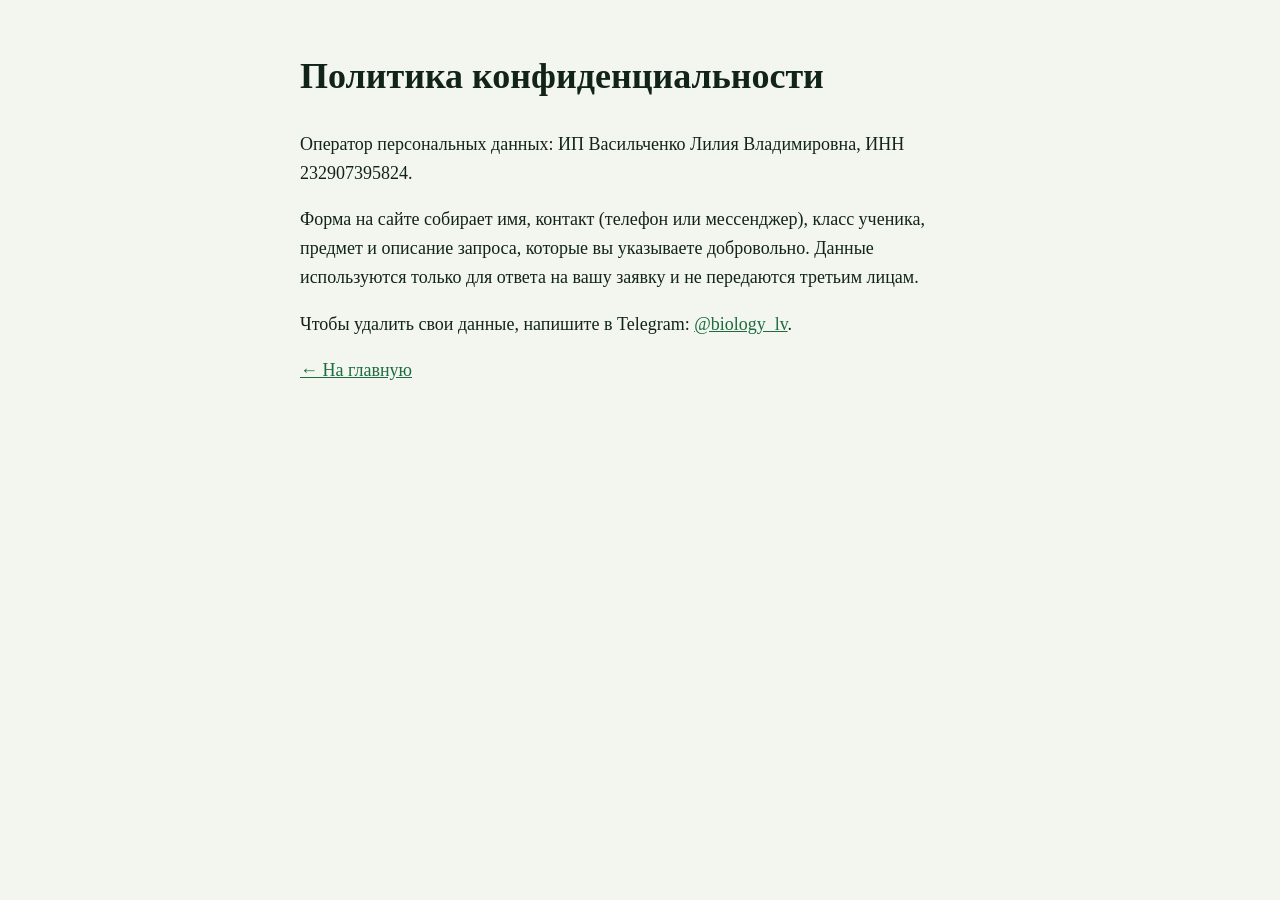
<file: privacy.html>
<!doctype html>
<html lang="ru"><head><meta charset="utf-8"><meta name="viewport" content="width=device-width, initial-scale=1"><title>Политика конфиденциальности</title>
<style>body{font:18px/1.6 Georgia,serif;max-width:680px;margin:48px auto;padding:0 20px;color:#12241A;background:#F3F6EE}a{color:#1D6B41}</style></head>
<body><h1>Политика конфиденциальности</h1>
<p>Оператор персональных данных: ИП Васильченко Лилия Владимировна, ИНН 232907395824.</p>
<p>Форма на сайте собирает имя, контакт (телефон или мессенджер), класс ученика, предмет и описание запроса, которые вы указываете добровольно. Данные используются только для ответа на вашу заявку и не передаются третьим лицам.</p>
<p>Чтобы удалить свои данные, напишите в Telegram: <a href="https://t.me/biology_lv">@biology_lv</a>.</p>
<p><a href="index.html">← На главную</a></p></body></html>
</file>
<file: motion.css>
/* motion-kit: токены и стили эффектов. Светлая тема. Цвета переопределять под бренд клиента. */
:root{
  /* пружины: "stiffness damping" (из designbookmark motion studies) */
  --spring-follow:900 50;
  --spring-settle:280 22;
  --spring-soft:260 24;
  --spring-lead:620 36;
  --spring-trail:190 19;
  --spring-pop:520 16;
  --spring-fade:420 32;
  --stagger:45;               /* мс между элементами */

  /* бренд: менять под клиента */
  --mk-bg:#fafaf7;
  --mk-surface:#fff;
  --mk-text:#16181d;
  --mk-muted:#6b7280;
  --mk-accent:#e4572e;
  --mk-on-accent:#fff;
  --mk-fill:rgba(22,24,29,.06);

  --mk-r-pill:999px;
  --mk-r-card:24px;
  --mk-ease-out:cubic-bezier(.22,1,.36,1);   /* для CSS-переходов, где пружина избыточна */
}

/* reveal: класс mk-reveal ставит JS, без JS элементы видны */
.mk-on .mk-reveal{opacity:0;transform:translate3d(0,22px,0);transition:opacity .7s var(--mk-ease-out),transform .8s var(--mk-ease-out);transition-delay:var(--d,0ms)}
.mk-on .mk-reveal.mk-in{opacity:1;transform:none}

/* magnetic: будем двигать только transform */
[data-magnetic]{will-change:transform}

/* roll: две копии буквы, верхняя уезжает, нижняя заезжает */
.mk-roll{display:inline-flex;overflow:hidden;line-height:1.15;vertical-align:bottom}
.mk-roll__c{display:inline-block;position:relative;height:1.15em;overflow:hidden}
.mk-roll__c>span{display:block;transition:transform .5s var(--mk-ease-out);transition-delay:calc(var(--i)*14ms)}
.mk-roll__c>span+span{position:absolute;inset:0;transform:translateY(110%)}
.mk-roll:hover .mk-roll__c>span:first-child,.mk-roll:focus-visible .mk-roll__c>span:first-child{transform:translateY(-110%)}
.mk-roll:hover .mk-roll__c>span+span,.mk-roll:focus-visible .mk-roll__c>span+span{transform:none}

/* pill: резиновый хайлайт */
.mk-pill{position:relative;display:inline-flex;gap:2px;padding:4px;border-radius:var(--mk-r-pill);background:var(--mk-fill)}
.mk-pill__hl{position:absolute;top:4px;bottom:4px;left:0;border-radius:var(--mk-r-pill);background:var(--mk-surface);box-shadow:0 1px 3px rgba(22,24,29,.12);pointer-events:none;will-change:transform,width}
.mk-pill [data-pill-item]{position:relative;z-index:1;padding:9px 18px;border:0;background:none;border-radius:var(--mk-r-pill);font:inherit;font-weight:500;color:var(--mk-muted);cursor:pointer;transition:color .2s}
.mk-pill [data-pill-item].is-active{color:var(--mk-text)}

@media (prefers-reduced-motion:reduce){
  .mk-on .mk-reveal{opacity:1;transform:none;transition:none}
  .mk-roll__c>span{transition:none}
}
</file>
<file: styles.css>
:root{
  --bg:#F3F6EE;--paper:#FBFCF8;--ink:#12241A;--mute:#4C6054;--line:#CBD8C6;
  --leaf:#2E8B57;--leaf-d:#1D6B41;--leaf-s:#DCEBD3;--leaf-m:#BFDDB2;
  --eosin:#D63A74;--eosin-s:#FBE1EA;
  --font-display:'Manrope','Golos Text',system-ui,sans-serif;
  --font-text:'Golos Text','Manrope',system-ui,sans-serif;
  --mk-bg:var(--bg);--mk-surface:var(--paper);--mk-text:var(--ink);--mk-muted:var(--mute);
  --mk-accent:var(--leaf-d);--mk-on-accent:#fff;--mk-fill:rgba(18,36,26,.07);
  --bar-h:64px;
}
*{box-sizing:border-box}
html{scroll-padding-top:calc(var(--bar-h) + 8px);-webkit-text-size-adjust:100%}
body{margin:0;background:var(--bg);color:var(--ink);font:400 18px/1.62 var(--font-text);overflow-x:clip}
img,svg{display:block;max-width:100%}
a{color:inherit}
h1,h2,h3{font-family:var(--font-display);font-weight:800;margin:0;text-wrap:balance;overflow-wrap:anywhere}
h1{font-size:clamp(2.1rem,6.4vw,4.6rem);line-height:1.02;letter-spacing:-.035em}
h2{font-size:clamp(1.8rem,4.6vw,3.2rem);line-height:1.06;letter-spacing:-.03em}
h3{font-size:clamp(1.25rem,2.4vw,1.6rem);line-height:1.15;letter-spacing:-.02em}
p{margin:0}
.wrap{width:100%;max-width:1180px;margin:0 auto;padding:0 20px}
.hand{font-family:'Caveat',cursive;font-weight:600;font-size:1.5rem;line-height:1.1;color:var(--eosin)}
.skip{position:absolute;left:-999px;top:8px;background:var(--ink);color:#fff;padding:10px 14px;z-index:99;border-radius:8px}
.skip:focus{left:8px}
:focus-visible{outline:3px solid var(--eosin);outline-offset:3px;border-radius:4px}

/* buttons */
.btn{display:inline-flex;align-items:center;justify-content:center;min-height:52px;padding:14px 28px;border:2px solid var(--leaf-d);border-radius:999px;background:var(--leaf-d);color:#fff;font:700 17px/1.1 var(--font-display);text-decoration:none;cursor:pointer;transition:background .2s,color .2s,border-color .2s}
.btn:hover{background:var(--ink);border-color:var(--ink)}
.btn--ghost{background:transparent;color:var(--leaf-d)}
.btn--ghost:hover{background:var(--leaf-d);border-color:var(--leaf-d);color:#fff}
.btn--sm{min-height:42px;padding:9px 20px;font-size:15px}

/* header */
.bar{position:fixed;inset:0 0 auto 0;z-index:50;height:var(--bar-h);display:flex;align-items:center;justify-content:space-between;gap:16px;padding:0 20px;transition:background .25s,border-color .25s;border-bottom:1px solid transparent}
.bar.show{background:rgba(243,246,238,.9);backdrop-filter:blur(10px);-webkit-backdrop-filter:blur(10px);border-bottom-color:var(--line)}
.logo{display:flex;align-items:center;gap:10px;text-decoration:none;min-width:0}
.logo__mark{width:34px;height:34px;flex:none}
.logo__t{display:flex;flex-direction:column;line-height:1.15;min-width:0}
.logo__t b{font:800 16px/1.1 var(--font-display);letter-spacing:-.01em;white-space:nowrap}
.logo__t small{font-size:12.5px;color:var(--mute);white-space:nowrap}
.xs-only{display:none}
.nav{display:none;gap:28px;font-weight:500;font-size:16px}
.nav a{text-decoration:none}
@media(min-width:900px){.nav{display:flex}}
@media(max-width:480px){.logo__t small{display:none}.btn--sm{padding:9px 16px;font-size:14px}.xs-hide{display:none}.xs-only{display:inline}.logo__t b{font-size:15px}}

/* hero */
.hero{padding:calc(var(--bar-h) + 28px) 0 0;position:relative}
.hero__grid{display:grid;gap:28px;align-items:center;padding-bottom:36px}
.hero__txt{display:flex;flex-direction:column;gap:22px}
.hero__txt h1{max-width:13em}
.hero__sub{max-width:34em;color:var(--mute);font-size:clamp(1.05rem,1.6vw,1.2rem)}
.hero__cta{display:flex;flex-wrap:wrap;gap:12px}
.lensbox{margin:0;position:relative}
.lensbox svg{width:100%;height:auto;touch-action:pan-y;cursor:none;overflow:visible}
.lensbox figcaption{display:flex;flex-direction:column;gap:2px;margin-top:6px}
.lensbox figcaption small{color:var(--mute);font-size:13.5px}
.lenstag{position:absolute;left:0;top:0;transform:translate(-50%,-100%);padding:6px 12px;border-radius:999px;background:var(--eosin);color:#fff;font:700 14px/1.2 var(--font-display);white-space:nowrap;pointer-events:none;opacity:0;transition:opacity .18s;margin-top:-6px;z-index:2}
.lenstag.on{opacity:1}
@media(min-width:900px){.hero__grid{grid-template-columns:1.02fr .98fr;gap:48px;padding-bottom:56px}.hero{padding-top:calc(var(--bar-h) + 56px)}}

/* map cells (shared) */
.cell polygon{fill:var(--leaf-s);stroke:var(--bg);stroke-width:3;transition:fill .5s}
.cell.v1 polygon{fill:#D2E6C7}
.cell.v2 polygon{fill:#E6F1DE}
.cell .nuc{fill:var(--leaf-m)}
.cell.gap polygon{fill:var(--eosin-s);stroke:var(--eosin);stroke-width:2;stroke-dasharray:5 4}
.cell.gap .nuc{opacity:0}
.glab{font:700 15px var(--font-display);fill:var(--mute);text-anchor:middle}
.lens__ring{fill:none;stroke:var(--ink);stroke-width:5}
.lens__h{stroke:var(--ink);stroke-width:12;stroke-linecap:round}
.lens__glare{fill:none;stroke:#fff;stroke-width:5;stroke-linecap:round;opacity:.75}

/* ticker + manifest */
.ticker{overflow:hidden;border-block:1px solid var(--line);background:var(--paper);padding:12px 0}
.ticker__t{display:flex;gap:44px;width:max-content;animation:tick 40s linear infinite;font:700 1.1rem var(--font-display);color:var(--leaf-d)}
.ticker__t span::after{content:"";display:inline-block;width:8px;height:8px;border-radius:50%;background:var(--eosin);margin-left:44px;vertical-align:middle}
@keyframes tick{to{transform:translateX(-50%)}}
.manifest{padding:clamp(72px,12vw,150px) 0}
.manifest__p{max-width:21em;font:800 clamp(1.7rem,4.6vw,3.3rem)/1.14 var(--font-display);letter-spacing:-.03em;text-wrap:balance}
.js .manifest__p .w{opacity:.16;transition:opacity .25s}

/* scene */
.scene{position:relative;height:460vh}
.scene__pin{position:sticky;top:0;height:100vh;height:100svh;display:flex;align-items:center;padding-top:var(--bar-h)}
.scene__in{display:grid;gap:12px;grid-template-rows:auto minmax(0,1fr) auto;height:100%;padding-block:12px 18px;max-height:860px}
.scene__head{display:flex;flex-wrap:wrap;align-items:baseline;gap:4px 18px}
.scene__head h2{font-size:clamp(1.35rem,3.4vw,2.4rem)}
.scene__map{position:relative;min-height:0;display:flex;flex-direction:column;align-items:center;gap:6px}
.scene__map svg{flex:1;min-height:0;width:100%;height:100%;max-height:100%}
.count{display:flex;gap:22px;flex-wrap:wrap;justify-content:center;font:600 15px var(--font-display)}
.count b{display:inline-block;min-width:1.4em;font-size:1.35em;font-variant-numeric:tabular-nums;color:var(--eosin)}
.count span+span b{color:var(--leaf-d)}
.scene__note{color:var(--mute);font-size:13px}
.steps{list-style:none;margin:0;padding:0;display:grid;gap:0}
.steps li{display:none;font-size:1rem}
.steps li.on{display:block}
.steps b{display:block;font:800 clamp(1.1rem,3.4vw,1.4rem)/1.15 var(--font-display);letter-spacing:-.02em}
.steps small{display:block;margin-top:4px;font-size:15.5px;line-height:1.45;color:var(--mute)}
.cell .ring{fill:none;stroke:var(--eosin);stroke-width:3;opacity:0;transform-box:fill-box;transform-origin:center}
.cell.found polygon{fill:var(--eosin-s);stroke:var(--eosin);stroke-width:2;stroke-dasharray:5 4}
.cell.found .ring{animation:ping 1.1s ease-out 1}
.cell .num{font:800 17px var(--font-display);fill:var(--eosin);text-anchor:middle;dominant-baseline:central;opacity:0;transition:opacity .3s}
.cell.numbered .num{opacity:1}
.cell .tick{fill:none;stroke:#fff;stroke-width:5;stroke-linecap:round;stroke-linejoin:round;stroke-dasharray:40;stroke-dashoffset:40;transition:stroke-dashoffset .5s .1s}
.cell.fixed polygon{fill:var(--leaf);stroke:var(--bg);stroke-width:3;stroke-dasharray:none}
.cell.fixed .tick{stroke-dashoffset:0}
.cell.fixed .num{opacity:0}
.cell .nuc{transition:opacity .4s}
.scene .lens{transition:opacity .4s}
@keyframes ping{0%{opacity:.9;transform:scale(.8)}100%{opacity:0;transform:scale(1.7)}}
@media(min-width:900px){
  .scene__in{grid-template-columns:minmax(0,1.05fr) minmax(0,.95fr);grid-template-rows:auto minmax(0,1fr);column-gap:56px;align-content:center}
  .scene__head{grid-column:1/-1}
  .scene__map{grid-row:2;grid-column:1}
  .steps{grid-row:2;grid-column:2;align-content:center;gap:18px}
  .steps li{display:block;opacity:.32;transition:opacity .3s;border-left:3px solid var(--line);padding-left:18px}
  .steps li.on{opacity:1;border-left-color:var(--eosin)}
  .steps small{font-size:17px}
}

/* sections */
.sec{padding:clamp(72px,11vw,140px) 0}
.sec__head{max-width:22em;margin-bottom:clamp(28px,5vw,52px)}
.shift{background:var(--paper);border-block:1px solid var(--line)}
.shift__grid{display:grid;gap:44px}
.crossed{list-style:none;margin:28px 0 0;padding:0;display:grid;gap:14px}
.crossed li{font:700 clamp(1.15rem,2.6vw,1.55rem)/1.25 var(--font-display);letter-spacing:-.015em;color:var(--mute)}
.crossed span{background:linear-gradient(var(--eosin),var(--eosin)) 0 58%/100% 3px no-repeat;-webkit-box-decoration-break:clone;box-decoration-break:clone;transition:background-size .8s cubic-bezier(.22,1,.36,1)}
.js .crossed span{background-size:0% 3px}
.js .crossed li.struck span{background-size:100% 3px}
.instead h3{margin-bottom:18px}
.ticks{list-style:none;margin:0;padding:0;display:grid;gap:12px}
.ticks li{position:relative;padding-left:34px}
.ticks li::before{content:"";position:absolute;left:0;top:.34em;width:20px;height:20px;border-radius:6px;background:var(--leaf);-webkit-mask:url("data:image/svg+xml,%3Csvg xmlns='http://www.w3.org/2000/svg' viewBox='0 0 20 20'%3E%3Cpath d='M4 10.5l4 4 8-9' fill='none' stroke='%23000' stroke-width='3' stroke-linecap='round' stroke-linejoin='round'/%3E%3C/svg%3E") center/contain no-repeat;mask:url("data:image/svg+xml,%3Csvg xmlns='http://www.w3.org/2000/svg' viewBox='0 0 20 20'%3E%3Cpath d='M4 10.5l4 4 8-9' fill='none' stroke='%23000' stroke-width='3' stroke-linecap='round' stroke-linejoin='round'/%3E%3C/svg%3E") center/contain no-repeat}
@media(min-width:900px){.shift__grid{grid-template-columns:1fr 1fr;gap:80px;align-items:start}}

/* formats */
.tabs{max-width:100%;overflow-x:auto;scrollbar-width:none}
.tabs::-webkit-scrollbar{display:none}
.mk-pill [data-pill-item]{white-space:nowrap;font-family:var(--font-display);font-weight:700;font-size:16px;padding:10px 20px}
.panels{margin-top:30px;border-top:1px solid var(--line)}
.panel{display:none;gap:28px;padding:34px 0;align-items:start}
.panel.on{display:grid;animation:swap .5s cubic-bezier(.22,1,.36,1)}
@keyframes swap{from{opacity:0;transform:translateY(12px)}to{opacity:1;transform:none}}
.panel__l{display:grid;gap:16px;max-width:36em}
.panel__l p{color:var(--mute)}
.price{display:grid;gap:8px;align-content:start}
.price b{font:800 clamp(2.8rem,9vw,5.6rem)/.95 var(--font-display);letter-spacing:-.04em;color:var(--leaf-d);font-variant-numeric:tabular-nums}
.price--txt b{font-size:clamp(1.7rem,4.4vw,2.7rem);line-height:1.08;letter-spacing:-.03em}
.price span{color:var(--mute);max-width:24em}
.formats__note{margin-top:8px;padding-top:22px;border-top:1px solid var(--line);color:var(--mute);max-width:40em}
@media(min-width:900px){.panel{grid-template-columns:1.1fr .9fr;gap:60px}}

/* faq */
.faq{background:var(--paper);border-top:1px solid var(--line)}
.faq__grid{display:grid;gap:30px}
.faq__list{display:grid;border-top:1px solid var(--line)}
details{border-bottom:1px solid var(--line)}
summary{list-style:none;cursor:pointer;padding:20px 44px 20px 0;font:700 clamp(1.1rem,2.4vw,1.35rem)/1.25 var(--font-display);letter-spacing:-.015em;position:relative}
summary::-webkit-details-marker{display:none}
summary::after{content:"";position:absolute;right:4px;top:50%;width:22px;height:22px;margin-top:-11px;background:linear-gradient(var(--leaf-d),var(--leaf-d)) center/100% 2.5px no-repeat,linear-gradient(var(--leaf-d),var(--leaf-d)) center/2.5px 100% no-repeat;transition:transform .35s cubic-bezier(.22,1,.36,1)}
details[open] summary::after{transform:rotate(135deg)}
.faq__body{padding:0 0 22px;display:grid;gap:12px;max-width:42em;color:var(--mute)}
@media(min-width:900px){.faq__grid{grid-template-columns:.8fr 1.2fr;gap:70px}.faq .sec__head{position:sticky;top:90px;align-self:start}}

/* form */
.form__box{display:grid;gap:36px}
.form__lead{margin:18px 0 26px;color:var(--mute);max-width:30em}
.links{list-style:none;margin:0;padding:0;display:grid;gap:4px}
.links a,.links__txt{display:flex;justify-content:space-between;gap:16px;padding:14px 0;border-bottom:1px solid var(--line);text-decoration:none;font-weight:600}
.links span{font-weight:400;color:var(--mute);text-align:right;overflow-wrap:anywhere}
.links a:hover span{color:var(--leaf-d)}
.fm{display:grid;gap:16px;background:var(--paper);border:1px solid var(--line);border-radius:22px;padding:clamp(20px,4vw,34px)}
.fm label{display:grid;gap:6px;font-weight:600;font-size:15.5px}
.fm__row{display:grid;gap:16px}
.fm input[type=text],.fm select,.fm textarea{width:100%;font:400 17px var(--font-text);color:var(--ink);padding:13px 14px;border:1.5px solid var(--line);border-radius:12px;background:#fff}
.fm textarea{min-height:104px;resize:vertical}
.fm input:focus,.fm select:focus,.fm textarea:focus{outline:none;border-color:var(--leaf-d);box-shadow:0 0 0 3px var(--leaf-m)}
.hp{position:absolute;left:-9999px;opacity:0;height:0;width:0}
.fm .agree{display:flex;gap:10px;align-items:flex-start;font-weight:400;font-size:14.5px;color:var(--mute);line-height:1.45}
.agree input{margin-top:3px;width:20px;height:20px;accent-color:var(--leaf-d);flex:none}
.fm__msg{min-height:1.4em;font-size:15.5px;color:var(--leaf-d);font-weight:600}
.fm__msg a{color:var(--eosin)}
@media(min-width:620px){.fm__row{grid-template-columns:1fr 1.4fr}}
@media(min-width:900px){.form__box{grid-template-columns:.9fr 1.1fr;gap:70px;align-items:start}}

footer{border-top:1px solid var(--line);padding:26px 0;font-size:14.5px;color:var(--mute)}
footer .wrap{display:flex;flex-wrap:wrap;justify-content:space-between;gap:10px}

@media(prefers-reduced-motion:reduce){
  .ticker__t{animation:none}
  .panel.on{animation:none}
  .cell.found .ring{animation:none}
  .js .manifest__p .w{opacity:1}
  .js .crossed span{background-size:100% 3px}
}

@media(max-width:480px){.mk-pill [data-pill-item]{padding:10px 9px;font-size:14px}}

/* ===== v2: о преподавателе, таблица, занятия, встреча ===== */
.sr{position:absolute;width:1px;height:1px;overflow:hidden;clip:rect(0 0 0 0);white-space:nowrap}
img{height:auto}
.about{border-bottom:1px solid var(--line)}
.about__grid{display:grid;gap:32px;align-items:start}
.about__ph{margin:0;border-radius:22px;overflow:hidden;background:var(--leaf-s);aspect-ratio:2/3;max-width:440px}
.about__ph img{width:100%;height:100%;object-fit:cover}
.about__txt{display:grid;gap:28px}
.about__lead{margin-top:16px;font-size:clamp(1.1rem,2vw,1.3rem);line-height:1.5;color:var(--ink);max-width:36em}
.facts{margin:0;display:grid;border-top:1px solid var(--line)}
.facts>div{display:grid;gap:6px;padding:16px 0;border-bottom:1px solid var(--line)}
.facts dt{font:800 13px/1.2 var(--font-display);letter-spacing:.08em;text-transform:uppercase;color:var(--eosin)}
.facts dd{margin:0;color:var(--ink);max-width:40em;font-size:17px;line-height:1.5}
.mini{list-style:none;margin:0;padding:0;display:grid;gap:8px}
.mini li{position:relative;padding-left:18px}
.mini li::before{content:"";position:absolute;left:0;top:.62em;width:8px;height:8px;border-radius:50%;background:var(--leaf)}
@media(min-width:900px){.about__grid{grid-template-columns:.62fr 1.38fr;gap:64px}.about__ph{position:sticky;top:92px}.facts>div{grid-template-columns:170px 1fr;gap:20px}}
.docs{margin-top:clamp(44px,7vw,80px);display:grid;gap:10px}
.docs__lead{color:var(--mute);margin-bottom:12px}
.docs__grid{list-style:none;margin:0;padding:0;display:grid;grid-template-columns:repeat(2,minmax(0,1fr));gap:12px}
.docs__grid li{display:flex}
.docs__grid button{all:unset;box-sizing:border-box;display:flex;flex-direction:column;gap:8px;width:100%;cursor:zoom-in;background:var(--paper);border:1px solid var(--line);border-radius:14px;padding:10px;transition:border-color .2s,transform .3s cubic-bezier(.22,1,.36,1)}
.docs__grid button:hover{border-color:var(--leaf-d);transform:translateY(-3px)}
.docs__grid button:focus-visible{outline:3px solid var(--eosin);outline-offset:3px}
.docs__grid img{width:100%;aspect-ratio:4/3;object-fit:cover;object-position:top;border-radius:8px;background:#fff}
.docs__grid span{font:600 14px/1.25 var(--font-display);color:var(--ink)}
@media(min-width:620px){.docs__grid{grid-template-columns:repeat(4,minmax(0,1fr))}}
.strip{margin-top:clamp(36px,6vw,64px);display:grid;grid-template-columns:repeat(2,minmax(0,1fr));gap:12px}
.strip img{width:100%;aspect-ratio:2/3;object-fit:cover;border-radius:16px;background:var(--leaf-s)}
@media(min-width:760px){.strip{grid-template-columns:repeat(4,minmax(0,1fr))}.strip img:nth-child(even){margin-top:36px}}

.adv{background:var(--paper);border-block:1px solid var(--line)}
.tbl{border:1px solid var(--line);border-radius:20px;overflow:hidden;background:#fff}
.tbl table{width:100%;border-collapse:collapse}
.tbl thead th{background:var(--leaf-d);color:#fff;text-align:left;font:700 15px/1.2 var(--font-display);padding:14px 20px;letter-spacing:.02em}
.tbl tbody th{width:34%;text-align:left;font:800 clamp(1rem,2vw,1.15rem)/1.25 var(--font-display);letter-spacing:-.01em;padding:16px 20px;vertical-align:top;color:var(--leaf-d)}
.tbl td{padding:16px 20px;vertical-align:top;color:var(--ink)}
.tbl tbody tr+tr>*{border-top:1px solid var(--line)}
.tbl tbody tr:nth-child(even){background:var(--bg)}
@media(max-width:640px){
  .tbl thead{position:absolute;width:1px;height:1px;overflow:hidden;clip:rect(0 0 0 0)}
  .tbl table,.tbl tbody,.tbl tr,.tbl th,.tbl td{display:block;width:100%}
  .tbl tbody th{width:100%;padding:16px 18px 2px}
  .tbl td{padding:0 18px 16px}
  .tbl tbody tr+tr>*{border-top:0}
  .tbl tbody tr+tr{border-top:1px solid var(--line)}
}

.lessons__grid{display:grid;gap:36px;align-items:center}
.lessons__ph{margin:0;border-radius:22px;overflow:hidden;background:var(--leaf-s)}
.lessons__ph img{width:100%;aspect-ratio:3/2;object-fit:cover}
.flow{list-style:none;margin:0;padding:0;display:grid;gap:0;counter-reset:f}
.flow li{counter-increment:f;display:grid;gap:4px;padding:16px 0 16px 56px;position:relative;border-bottom:1px solid var(--line)}
.flow li:first-child{border-top:1px solid var(--line)}
.flow li::before{content:counter(f);position:absolute;left:0;top:14px;width:38px;height:38px;border-radius:50%;background:var(--leaf-s);color:var(--leaf-d);display:grid;place-items:center;font:800 16px var(--font-display)}
.flow b{font:800 clamp(1.1rem,2.2vw,1.3rem)/1.2 var(--font-display);letter-spacing:-.015em}
.flow span{color:var(--mute)}
@media(min-width:900px){.lessons__grid{grid-template-columns:.9fr 1.1fr;gap:64px}.lessons__ph{position:sticky;top:92px}.lessons__ph img{aspect-ratio:4/5}}

.proof{background:var(--paper);border-block:1px solid var(--line)}
.proof__grid{display:grid;gap:20px}
.card{display:grid;gap:14px;align-content:start;border:1.5px dashed var(--leaf-m);border-radius:22px;padding:clamp(22px,4vw,36px);background:var(--bg)}
.card h2{font-size:clamp(1.5rem,3.4vw,2.2rem)}
.card p{color:var(--mute)}
.card .card__soon{display:inline-block;justify-self:start;padding:4px 12px;border-radius:999px;background:var(--eosin-s);color:var(--eosin);font:700 14px/1.3 var(--font-display)}
@media(min-width:760px){.proof__grid{grid-template-columns:1fr 1fr;gap:28px}}

.trial__box{display:grid;gap:28px;align-items:center;background:var(--leaf-s);border-radius:28px;padding:clamp(20px,4vw,48px)}
.trial__ph{margin:0;border-radius:20px;overflow:hidden;max-width:360px}
.trial__ph img{width:100%;aspect-ratio:3/4;object-fit:cover;object-position:top}
.trial__txt{display:grid;gap:16px;justify-items:start}
.trial__big{font:800 clamp(1.4rem,3.4vw,2rem)/1.15 var(--font-display);letter-spacing:-.02em;color:var(--leaf-d)}
.trial__txt p:not(.hand):not(.trial__big){color:var(--ink);max-width:34em}
@media(min-width:800px){.trial__box{grid-template-columns:.55fr 1fr;gap:56px}}

footer .wrap{align-items:baseline}

.lb{border:0;padding:0;background:transparent;max-width:min(94vw,980px);max-height:94vh;width:100%;overflow:visible;color:var(--ink)}
.lb::backdrop{background:rgba(18,36,26,.72)}
.lb[open]{display:grid;gap:10px;justify-items:center}
.lb img{max-width:100%;max-height:78vh;width:auto;height:auto;background:#fff;border-radius:10px;object-fit:contain}
.lb p{margin:0;background:var(--paper);border-radius:999px;padding:8px 18px;font:600 15px/1.3 var(--font-display);text-align:center;max-width:100%}
.lb form{justify-self:end}
.lb__x{cursor:pointer;min-height:44px;padding:10px 22px;border:0;border-radius:999px;background:var(--paper);color:var(--ink);font:700 15px var(--font-display)}
.lb__x:hover{background:var(--leaf-s)}
</file>
